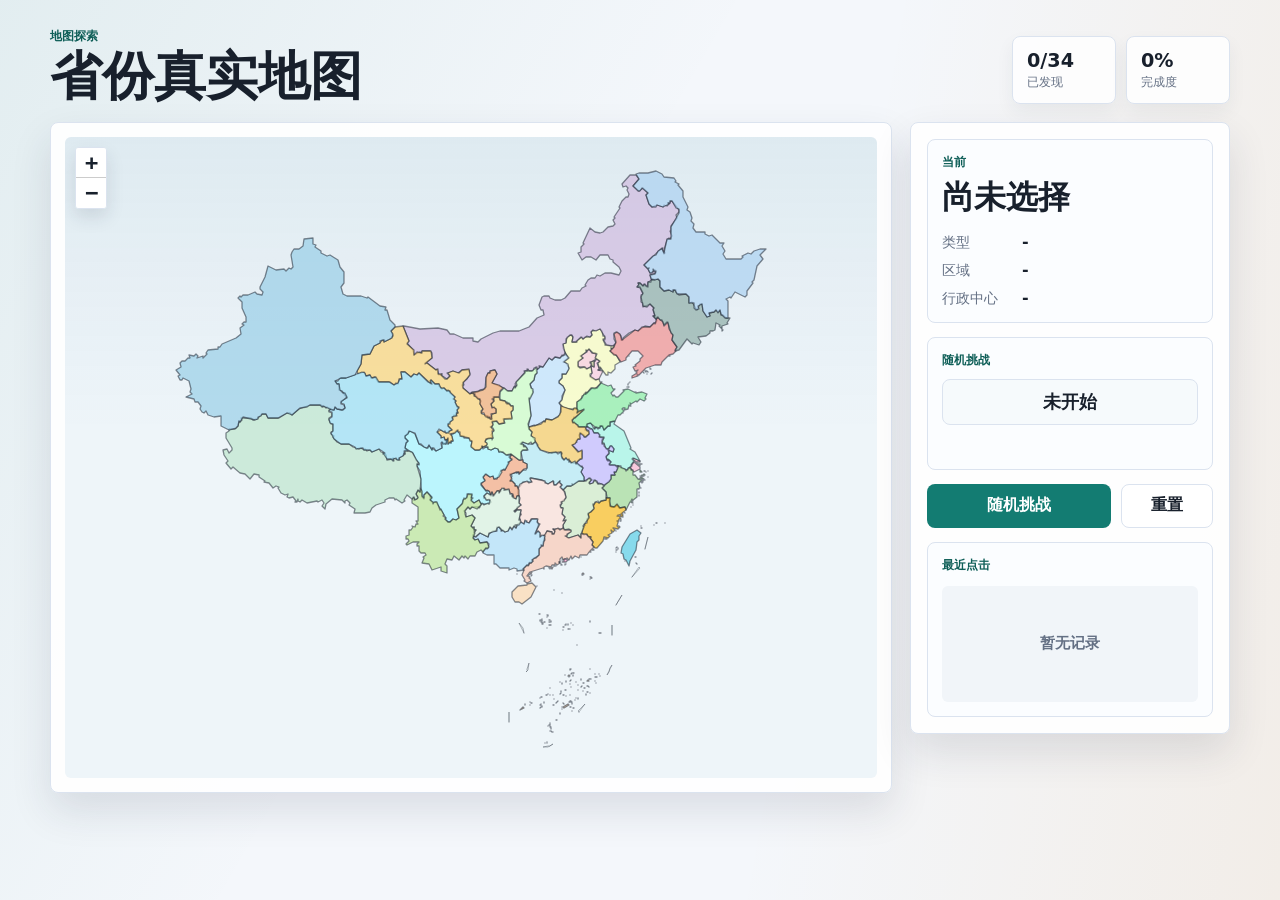
<file: index.html>
<!doctype html>
<html lang="zh-CN">
  <head>
    <meta charset="UTF-8" />
    <meta name="viewport" content="width=device-width, initial-scale=1.0" />
    <title>省份真实地图游戏</title>
    <link rel="stylesheet" href="vendor/leaflet/leaflet.css" />
    <link rel="stylesheet" href="styles.css" />
  </head>
  <body>
    <main class="app-shell">
      <header class="topbar">
        <div class="title-group">
          <p class="eyebrow">地图探索</p>
          <h1>省份真实地图</h1>
        </div>
        <div class="stats" aria-label="游戏进度">
          <div class="stat">
            <span id="foundCount">0/34</span>
            <small>已发现</small>
          </div>
          <div class="stat">
            <span id="completionRate">0%</span>
            <small>完成度</small>
          </div>
        </div>
      </header>

      <section class="game-layout">
        <section class="map-panel" aria-label="中国省级行政区块地图">
          <div id="map" class="map-wrap"></div>
        </section>

        <aside class="side-panel">
          <section class="readout" aria-live="polite">
            <p class="panel-label">当前</p>
            <h2 id="provinceName">尚未选择</h2>
            <dl class="details">
              <div>
                <dt>类型</dt>
                <dd id="provinceType">-</dd>
              </div>
              <div>
                <dt>区域</dt>
                <dd id="provinceZone">-</dd>
              </div>
              <div>
                <dt>行政中心</dt>
                <dd id="provinceCapital">-</dd>
              </div>
            </dl>
          </section>

          <section class="challenge-box">
            <p class="panel-label">随机挑战</p>
            <div id="challengeTarget" class="target">未开始</div>
            <p id="challengeFeedback" class="feedback"> </p>
          </section>

          <div class="controls">
            <button id="challengeButton" type="button">随机挑战</button>
            <button id="resetButton" type="button" class="secondary">重置</button>
          </div>

          <section class="recent-box">
            <p class="panel-label">最近点击</p>
            <ol id="recentList" class="recent-list" aria-live="polite"></ol>
          </section>
        </aside>
      </section>
    </main>

    <script src="vendor/leaflet/leaflet.js"></script>
    <script src="data/china-provinces.js"></script>
    <script src="script.js"></script>
  </body>
</html>
</file>
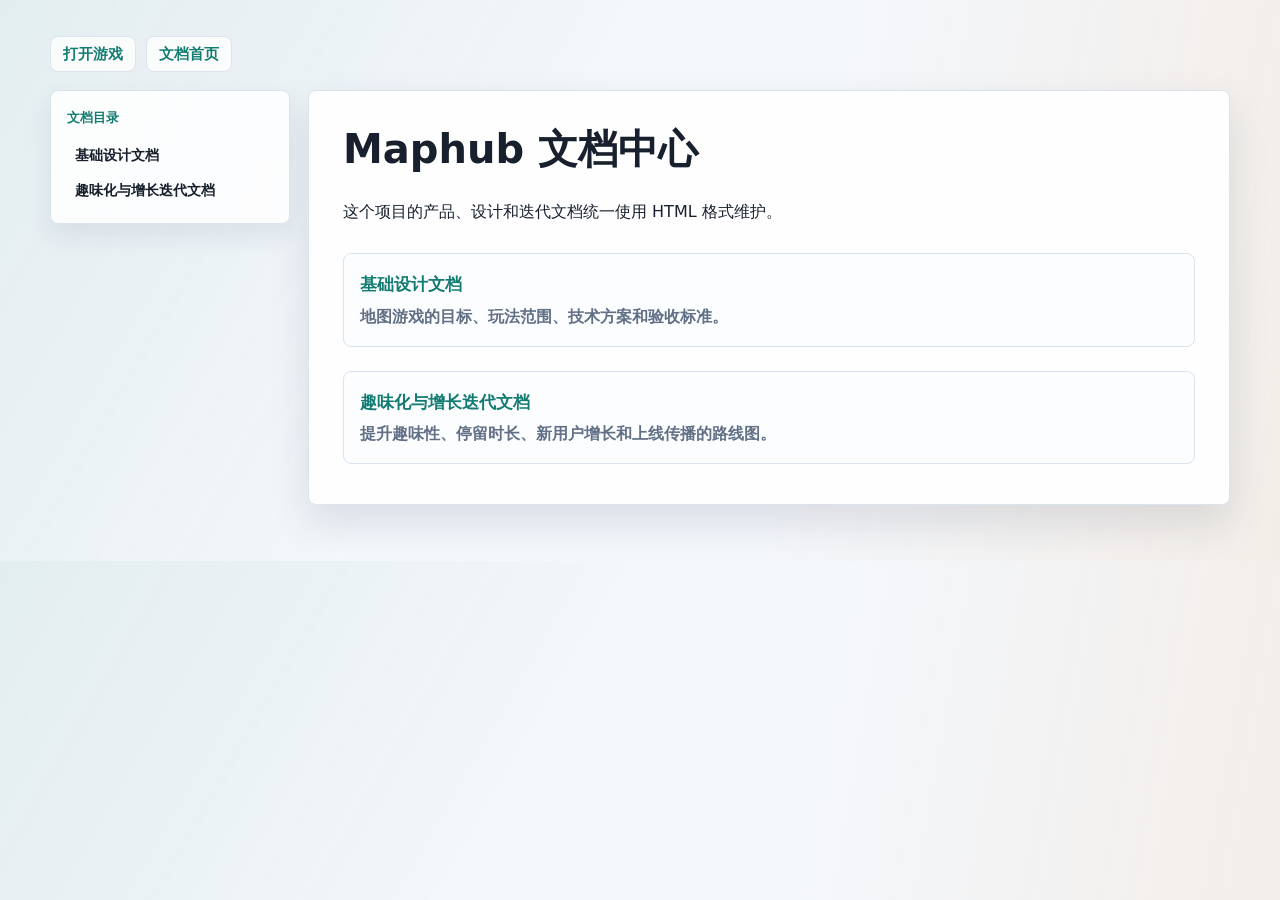
<file: docs/index.html>
<!doctype html>
<html lang="zh-CN">
  <head>
    <meta charset="UTF-8" />
    <meta name="viewport" content="width=device-width, initial-scale=1.0" />
    <title>Maphub 文档中心</title>
    <link rel="stylesheet" href="doc-style.css" />
  </head>
  <body>
    <main class="doc-shell">
      <nav class="doc-nav" aria-label="文档导航">
        <a href="../index.html">打开游戏</a>
        <a href="index.html">文档首页</a>
      </nav>
      <div class="doc-layout">
        <aside class="doc-sidebar" aria-label="文档目录">
          <p>文档目录</p>
          <ol>
            <li><a href="design.html">基础设计文档</a></li>
            <li><a href="fun-growth-iteration.html">趣味化与增长迭代文档</a></li>
          </ol>
        </aside>
        <article class="doc-card">
          <h1>Maphub 文档中心</h1>
          <p>这个项目的产品、设计和迭代文档统一使用 HTML 格式维护。</p>
          <ul class="doc-list">
            <li>
              <a href="design.html">
                <strong>基础设计文档</strong>
                <span>地图游戏的目标、玩法范围、技术方案和验收标准。</span>
              </a>
            </li>
            <li>
              <a href="fun-growth-iteration.html">
                <strong>趣味化与增长迭代文档</strong>
                <span>提升趣味性、停留时长、新用户增长和上线传播的路线图。</span>
              </a>
            </li>
          </ul>
        </article>
      </div>
    </main>
  </body>
</html>
</file>
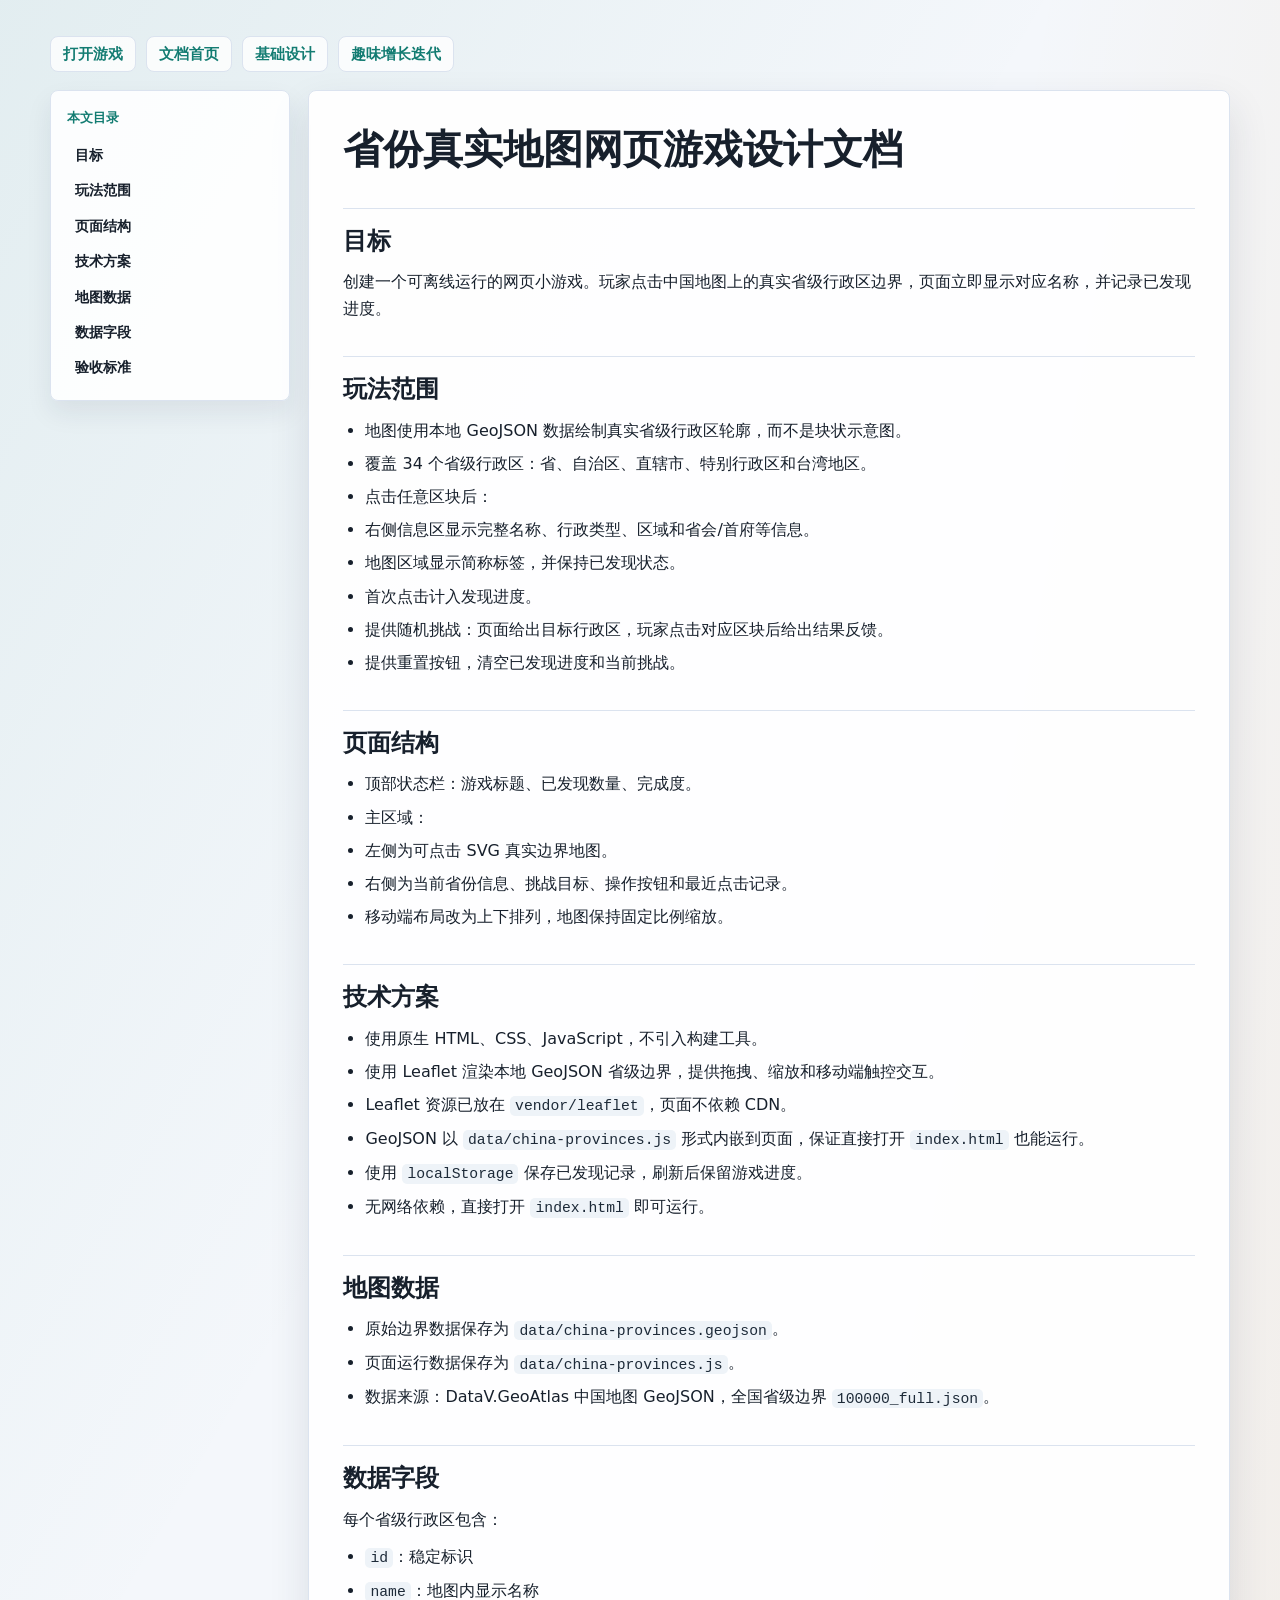
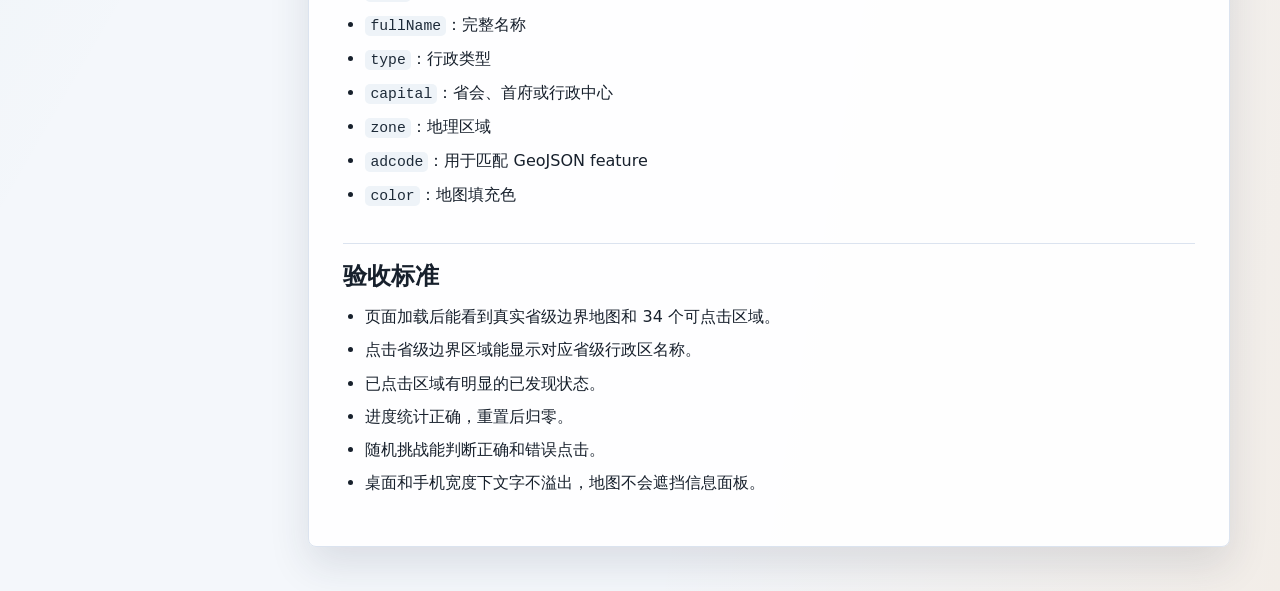
<file: docs/design.html>
<!doctype html>
<html lang="zh-CN">
  <head>
    <meta charset="UTF-8" />
    <meta name="viewport" content="width=device-width, initial-scale=1.0" />
    <title>省份真实地图网页游戏设计文档</title>
    <link rel="stylesheet" href="doc-style.css" />
  </head>
  <body>
    <main class="doc-shell">
      <nav class="doc-nav" aria-label="文档导航">
        <a href="../index.html">打开游戏</a>
        <a href="index.html">文档首页</a>
        <a href="design.html">基础设计</a>
        <a href="fun-growth-iteration.html">趣味增长迭代</a>
      </nav>
      <div class="doc-layout">
        <aside class="doc-sidebar" aria-label="本文目录">
          <p>本文目录</p>
          <ol>
          <li><a href="#section-1">目标</a></li>
          <li><a href="#section-2">玩法范围</a></li>
          <li><a href="#section-3">页面结构</a></li>
          <li><a href="#section-4">技术方案</a></li>
          <li><a href="#section-5">地图数据</a></li>
          <li><a href="#section-6">数据字段</a></li>
          <li><a href="#section-7">验收标准</a></li>
          </ol>
        </aside>
        <article class="doc-card">
        <h1>省份真实地图网页游戏设计文档</h1>
        <h2 id="section-1">目标</h2>
        <p>创建一个可离线运行的网页小游戏。玩家点击中国地图上的真实省级行政区边界，页面立即显示对应名称，并记录已发现进度。</p>
        <h2 id="section-2">玩法范围</h2>
        <ul>
        <li>地图使用本地 GeoJSON 数据绘制真实省级行政区轮廓，而不是块状示意图。</li>
        <li>覆盖 34 个省级行政区：省、自治区、直辖市、特别行政区和台湾地区。</li>
        <li>点击任意区块后：</li>
        <li>右侧信息区显示完整名称、行政类型、区域和省会/首府等信息。</li>
        <li>地图区域显示简称标签，并保持已发现状态。</li>
        <li>首次点击计入发现进度。</li>
        <li>提供随机挑战：页面给出目标行政区，玩家点击对应区块后给出结果反馈。</li>
        <li>提供重置按钮，清空已发现进度和当前挑战。</li>
        </ul>
        <h2 id="section-3">页面结构</h2>
        <ul>
        <li>顶部状态栏：游戏标题、已发现数量、完成度。</li>
        <li>主区域：</li>
        <li>左侧为可点击 SVG 真实边界地图。</li>
        <li>右侧为当前省份信息、挑战目标、操作按钮和最近点击记录。</li>
        <li>移动端布局改为上下排列，地图保持固定比例缩放。</li>
        </ul>
        <h2 id="section-4">技术方案</h2>
        <ul>
        <li>使用原生 HTML、CSS、JavaScript，不引入构建工具。</li>
        <li>使用 Leaflet 渲染本地 GeoJSON 省级边界，提供拖拽、缩放和移动端触控交互。</li>
        <li>Leaflet 资源已放在 <code>vendor/leaflet</code>，页面不依赖 CDN。</li>
        <li>GeoJSON 以 <code>data/china-provinces.js</code> 形式内嵌到页面，保证直接打开 <code>index.html</code> 也能运行。</li>
        <li>使用 <code>localStorage</code> 保存已发现记录，刷新后保留游戏进度。</li>
        <li>无网络依赖，直接打开 <code>index.html</code> 即可运行。</li>
        </ul>
        <h2 id="section-5">地图数据</h2>
        <ul>
        <li>原始边界数据保存为 <code>data/china-provinces.geojson</code>。</li>
        <li>页面运行数据保存为 <code>data/china-provinces.js</code>。</li>
        <li>数据来源：DataV.GeoAtlas 中国地图 GeoJSON，全国省级边界 <code>100000_full.json</code>。</li>
        </ul>
        <h2 id="section-6">数据字段</h2>
        <p>每个省级行政区包含：</p>
        <ul>
        <li><code>id</code>：稳定标识</li>
        <li><code>name</code>：地图内显示名称</li>
        <li><code>fullName</code>：完整名称</li>
        <li><code>type</code>：行政类型</li>
        <li><code>capital</code>：省会、首府或行政中心</li>
        <li><code>zone</code>：地理区域</li>
        <li><code>adcode</code>：用于匹配 GeoJSON feature</li>
        <li><code>color</code>：地图填充色</li>
        </ul>
        <h2 id="section-7">验收标准</h2>
        <ul>
        <li>页面加载后能看到真实省级边界地图和 34 个可点击区域。</li>
        <li>点击省级边界区域能显示对应省级行政区名称。</li>
        <li>已点击区域有明显的已发现状态。</li>
        <li>进度统计正确，重置后归零。</li>
        <li>随机挑战能判断正确和错误点击。</li>
        <li>桌面和手机宽度下文字不溢出，地图不会遮挡信息面板。</li>
        </ul>
      </article>
      </div>
    </main>
  </body>
</html>
</file>
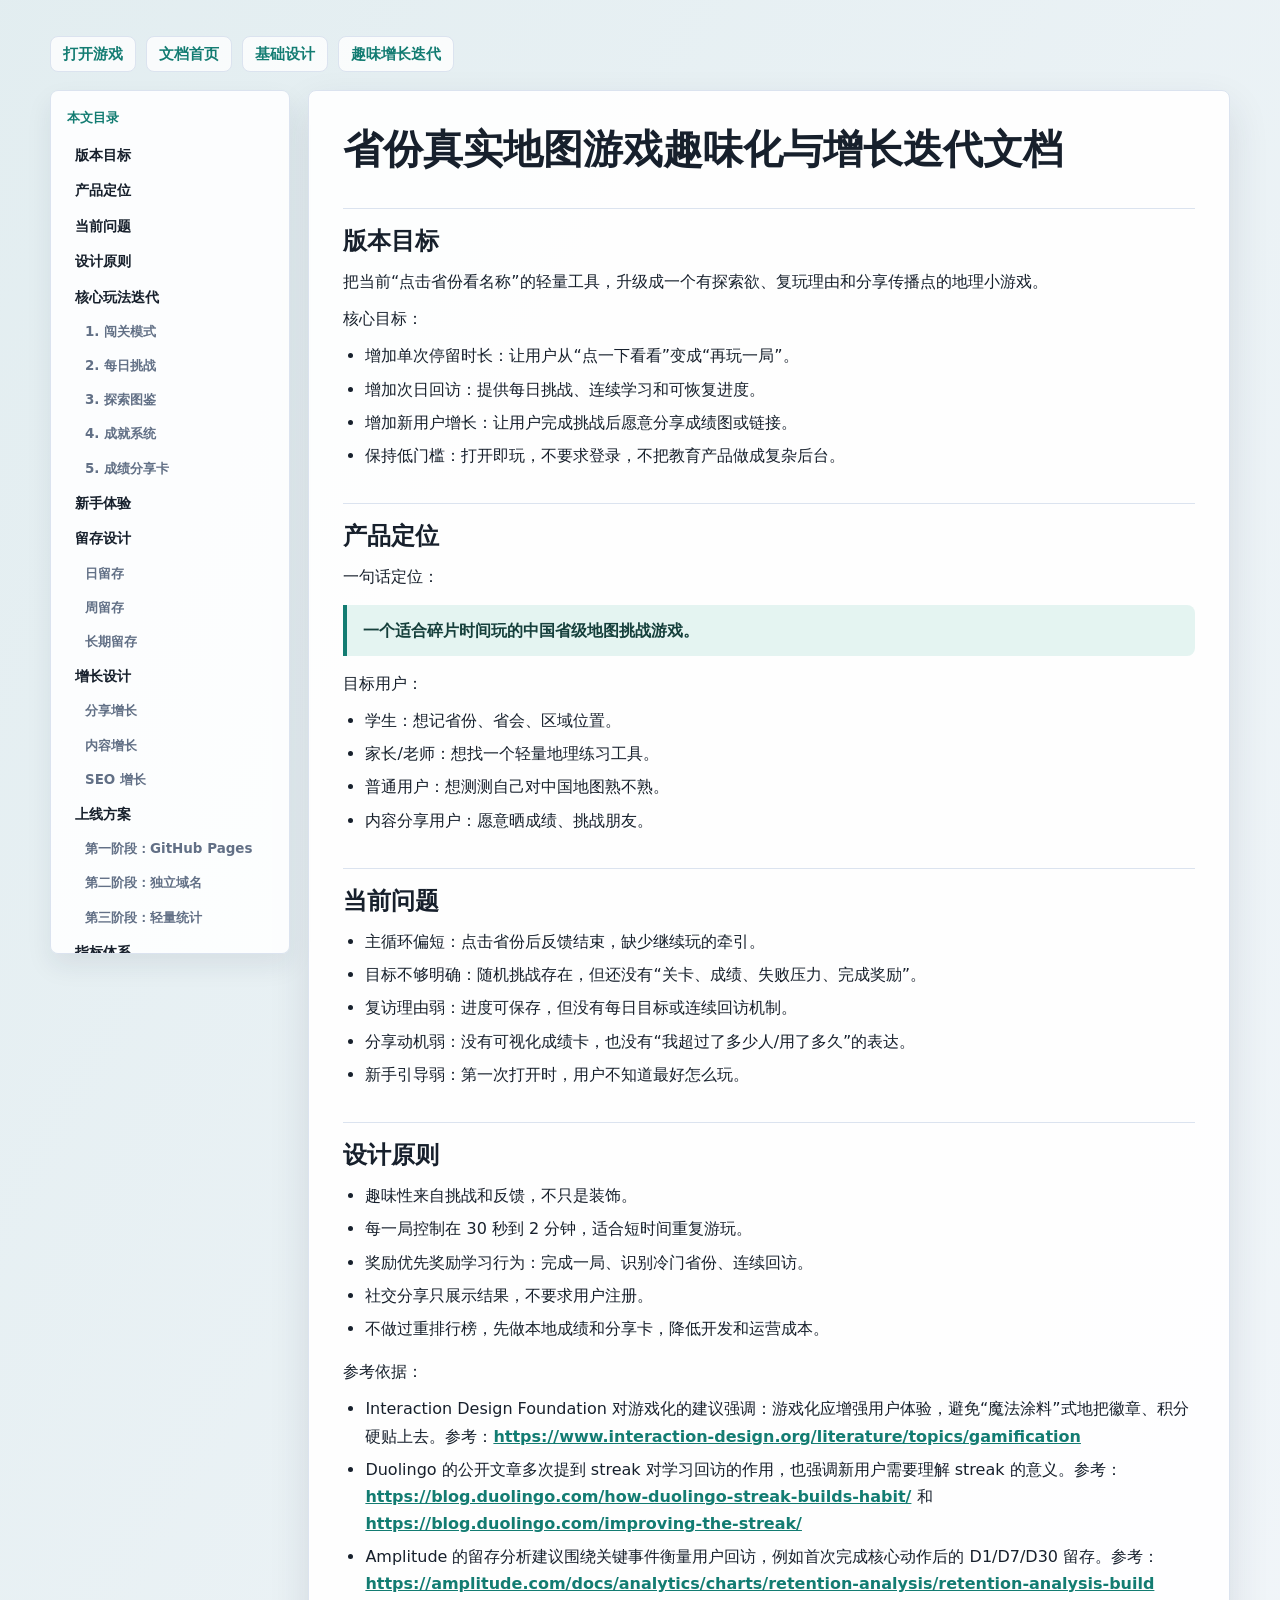
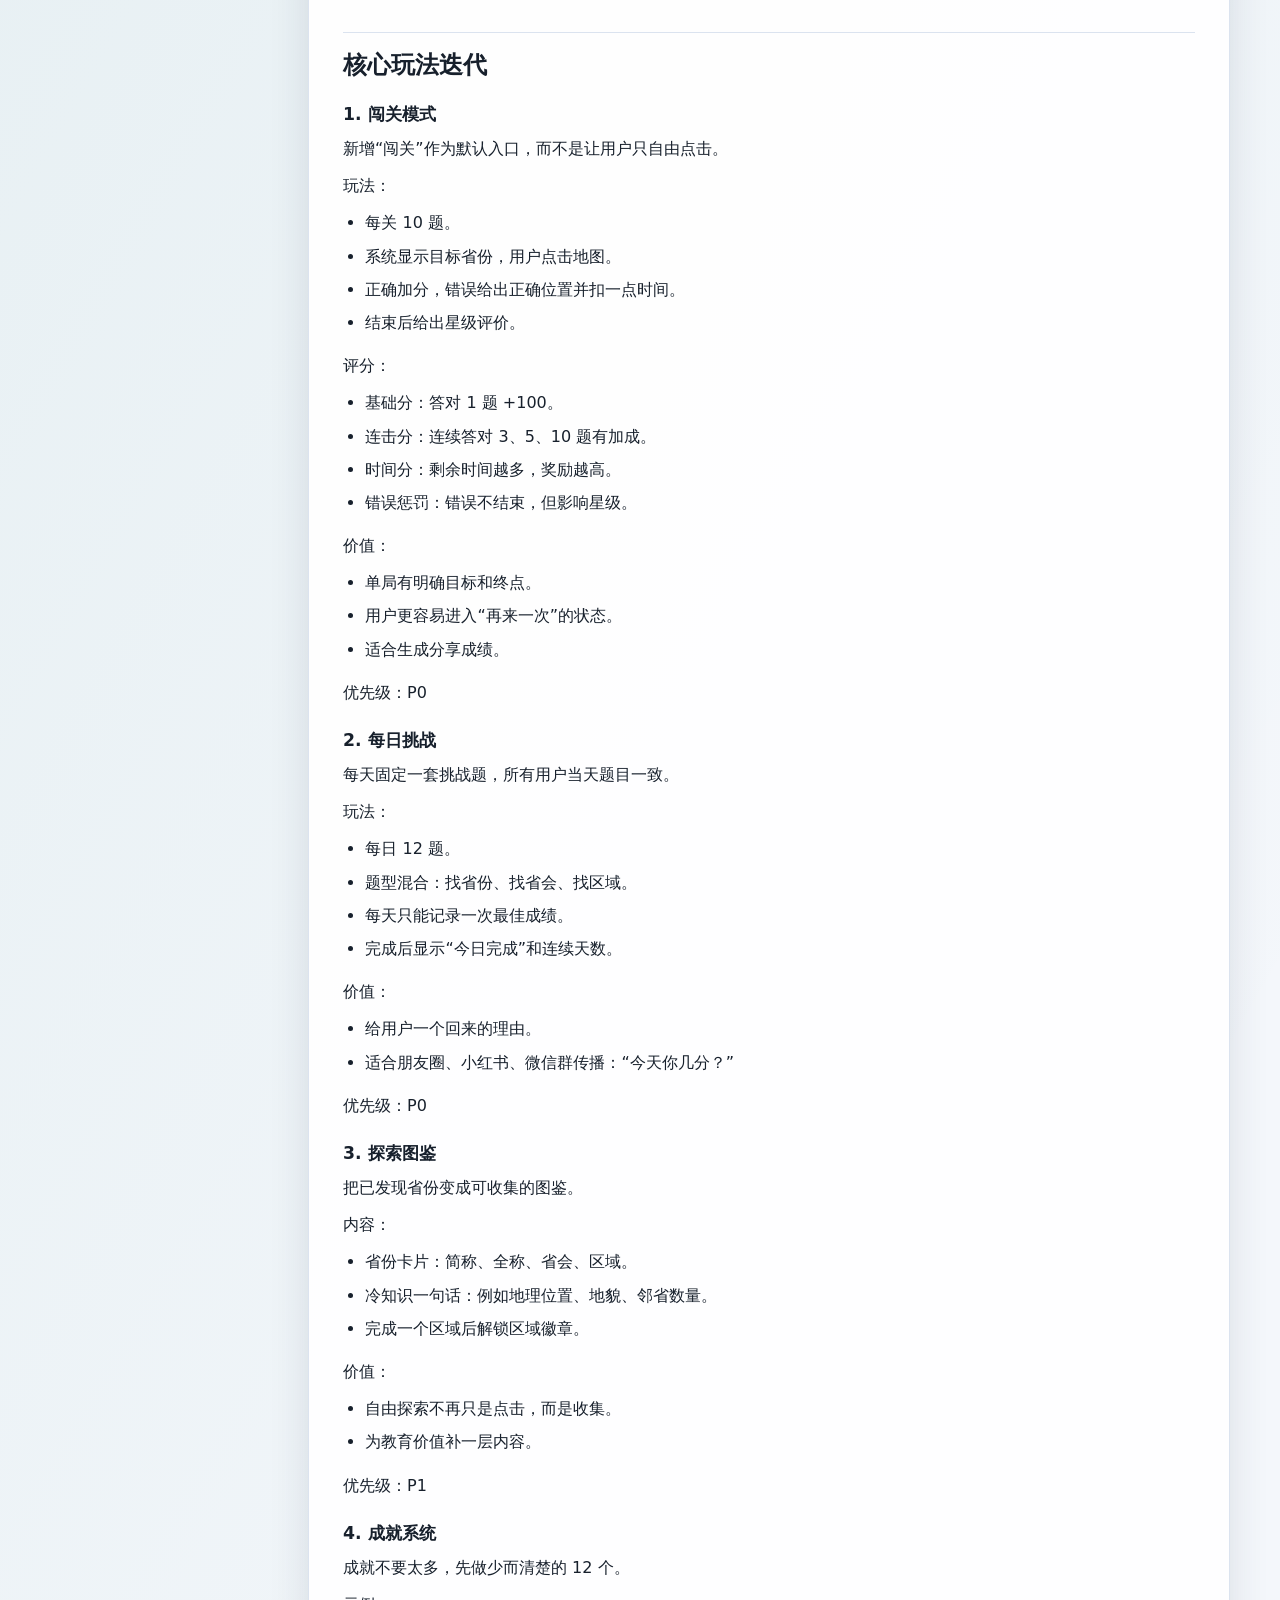
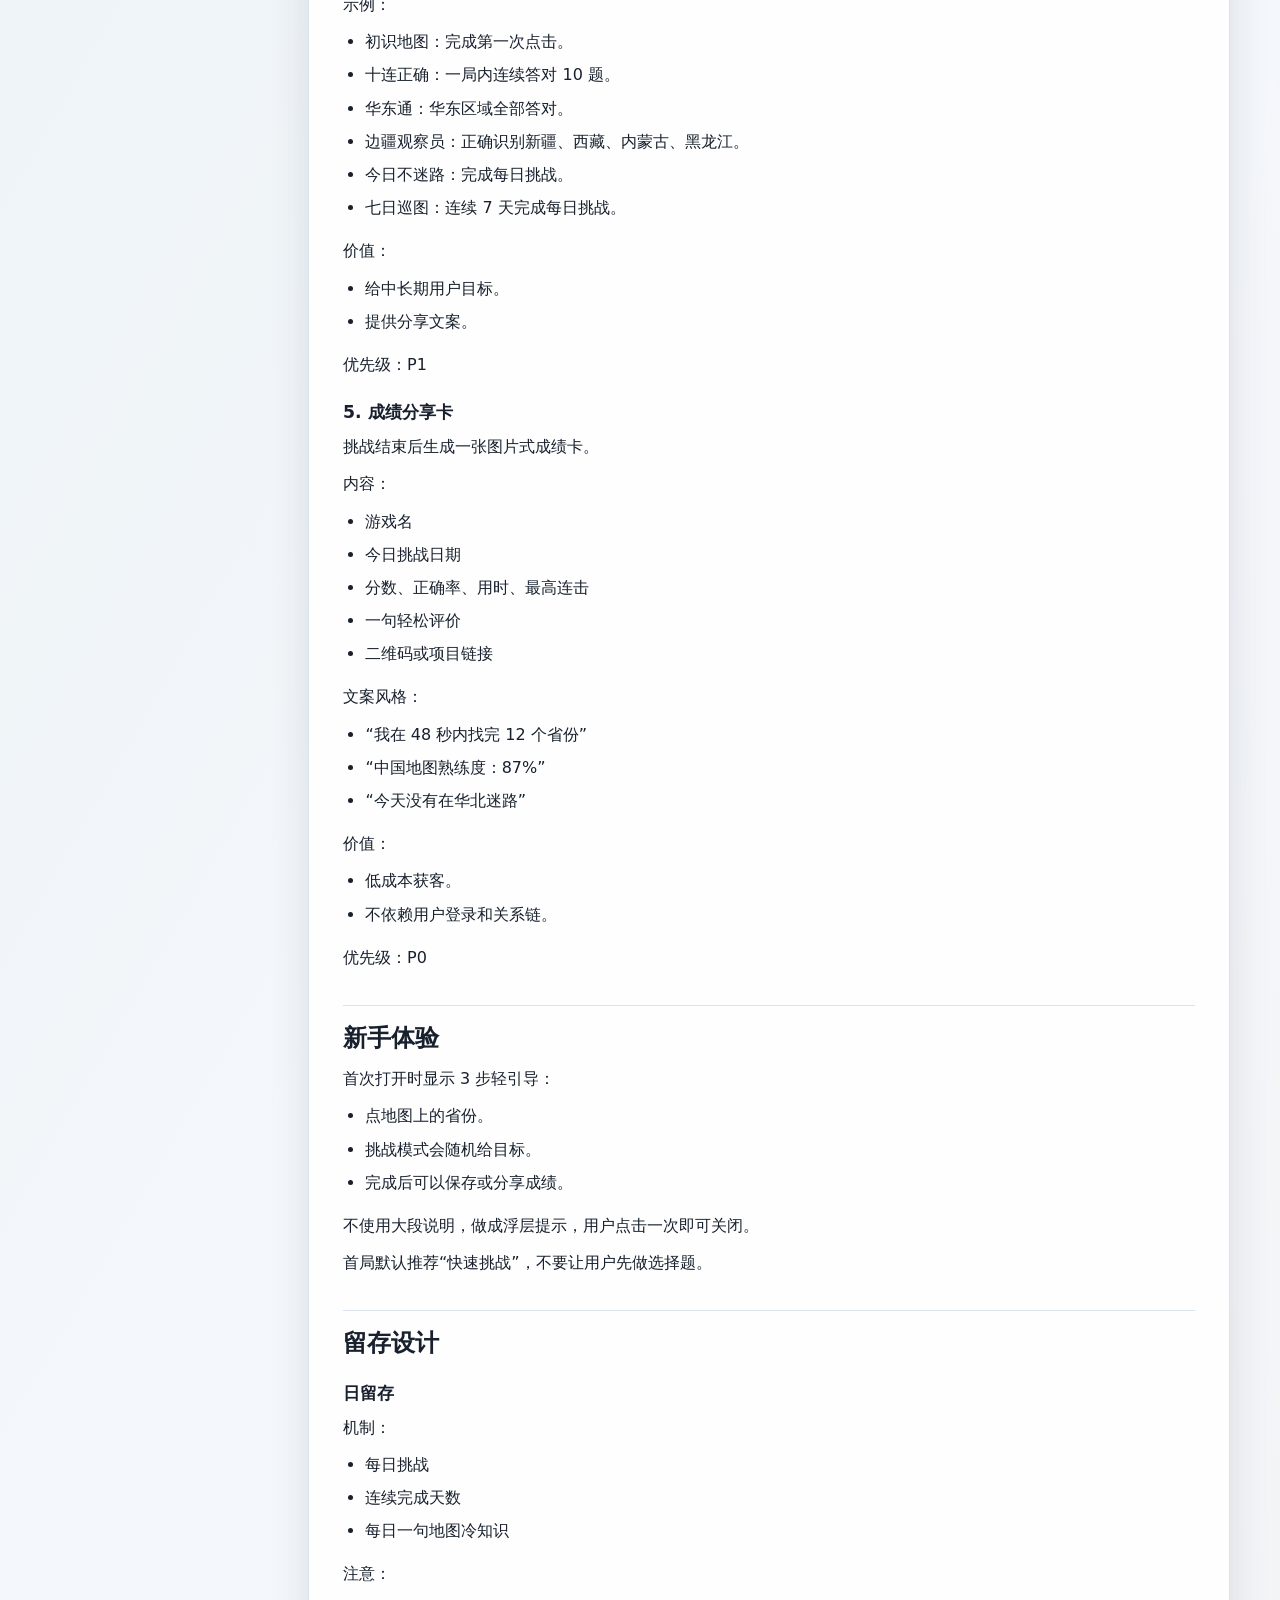
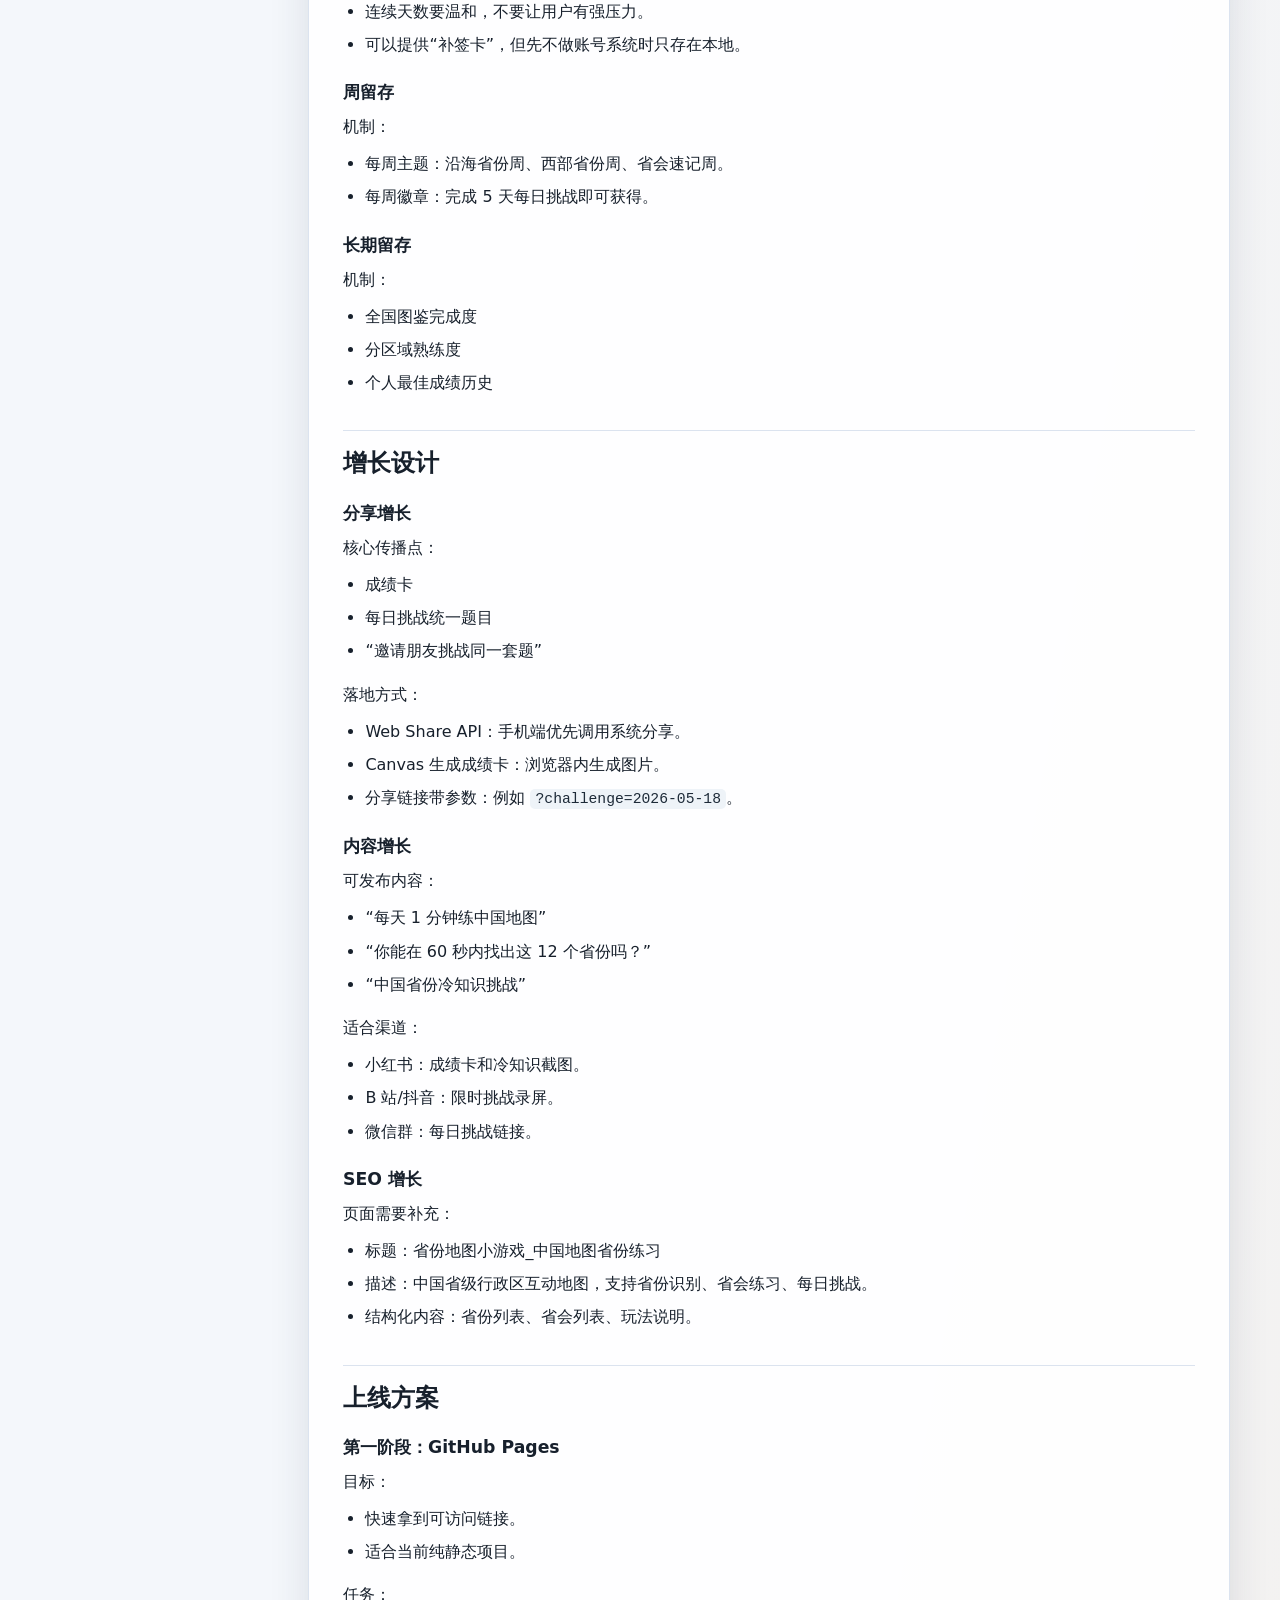
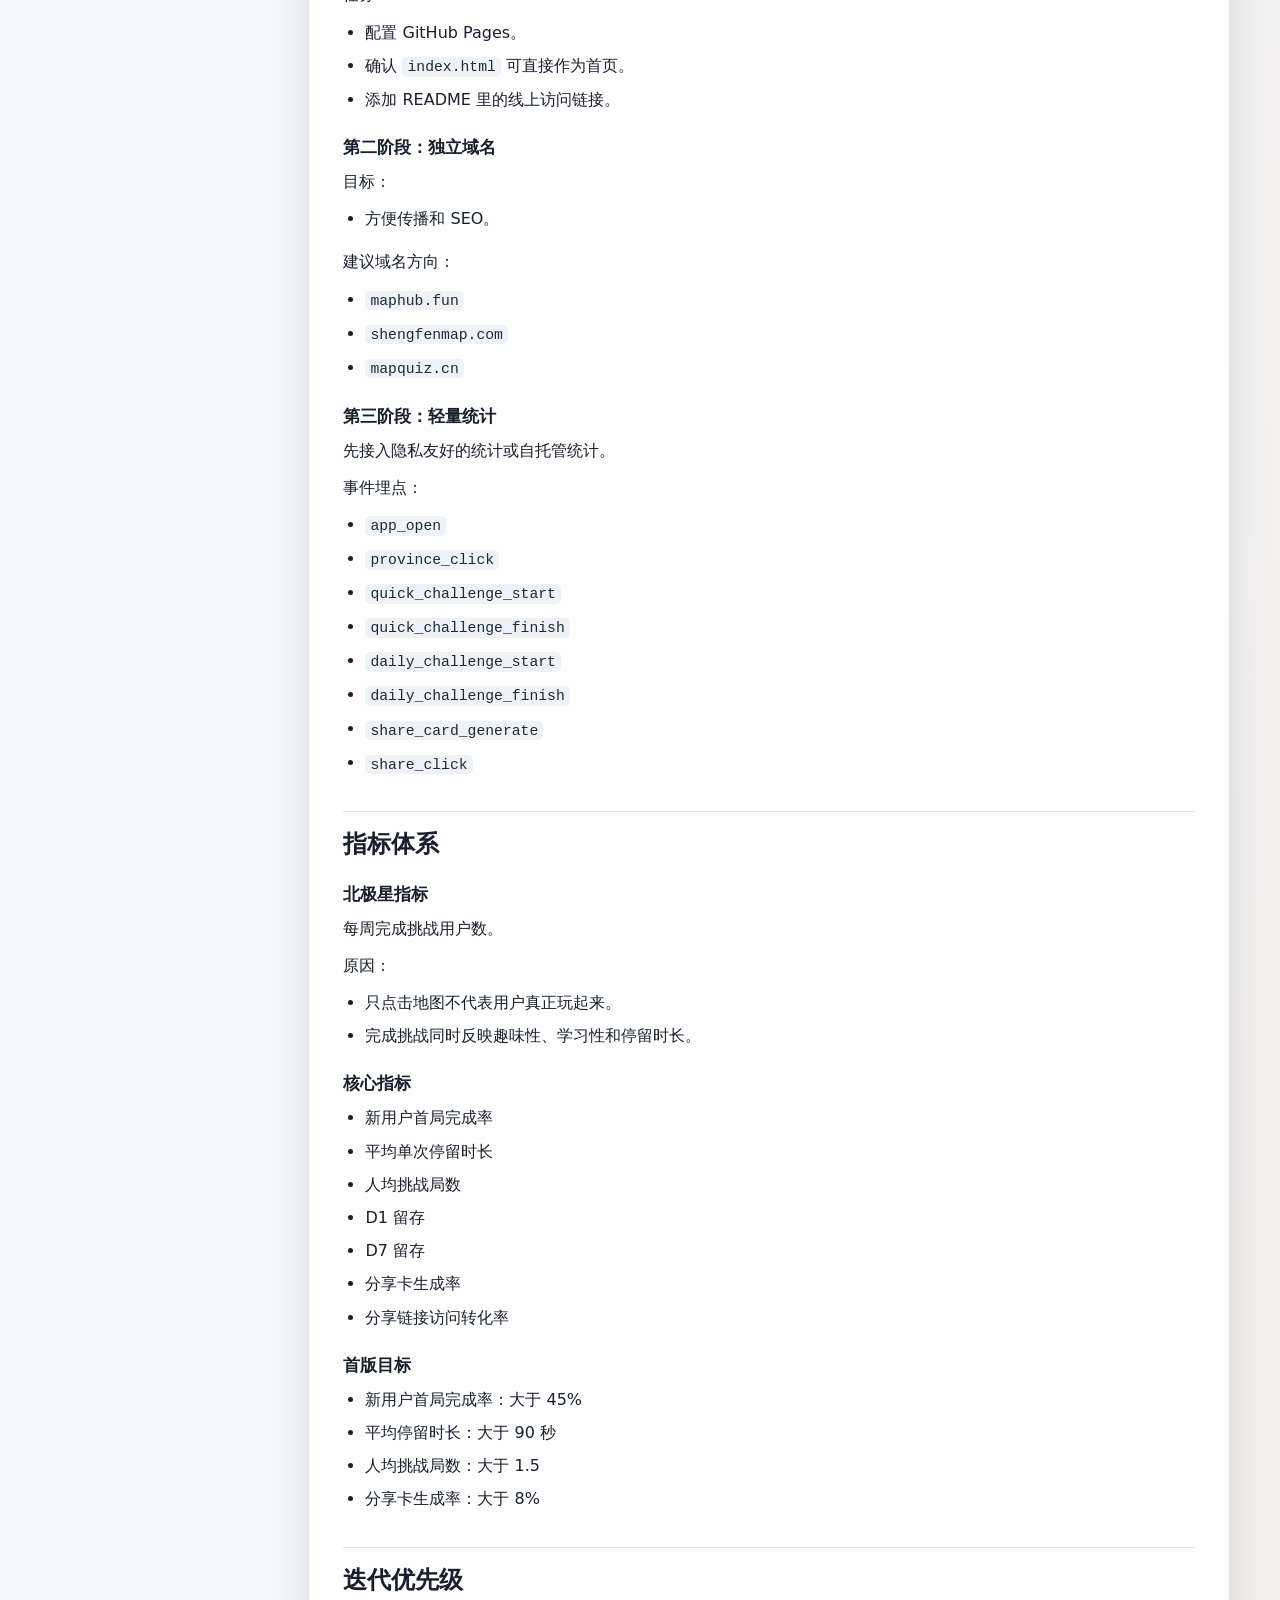
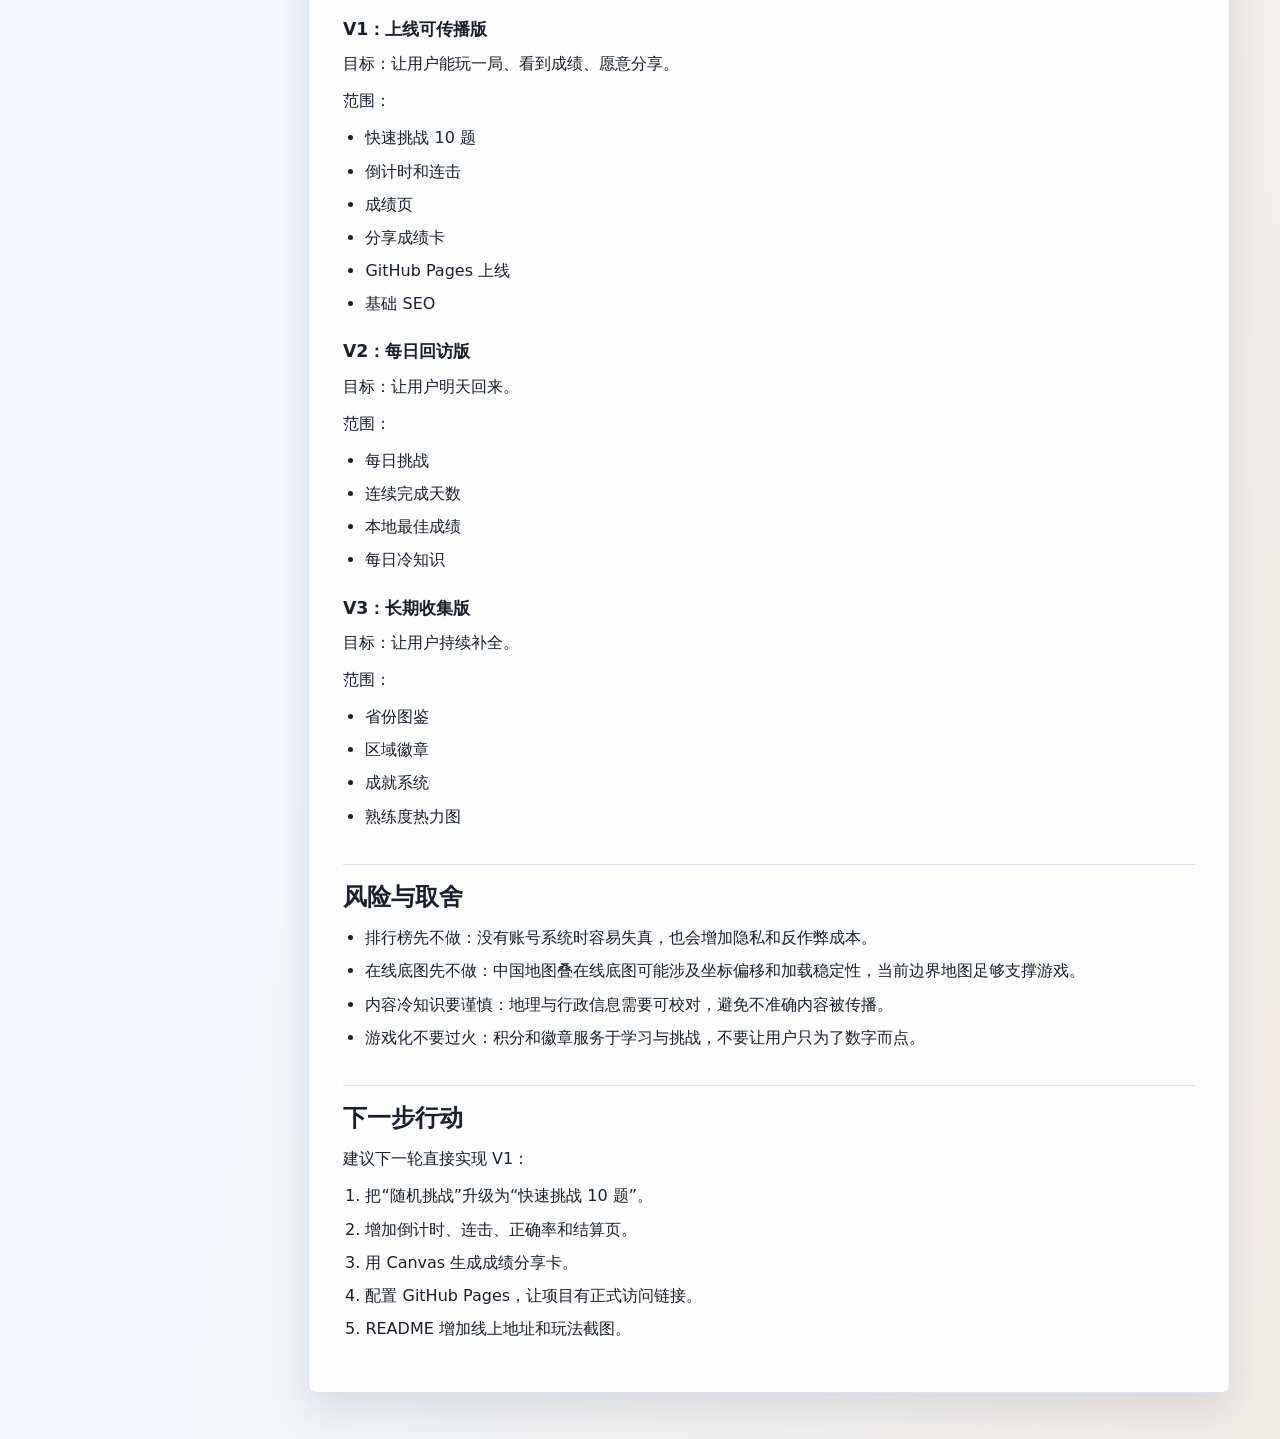
<file: docs/fun-growth-iteration.html>
<!doctype html>
<html lang="zh-CN">
  <head>
    <meta charset="UTF-8" />
    <meta name="viewport" content="width=device-width, initial-scale=1.0" />
    <title>省份真实地图游戏趣味化与增长迭代文档</title>
    <link rel="stylesheet" href="doc-style.css" />
  </head>
  <body>
    <main class="doc-shell">
      <nav class="doc-nav" aria-label="文档导航">
        <a href="../index.html">打开游戏</a>
        <a href="index.html">文档首页</a>
        <a href="design.html">基础设计</a>
        <a href="fun-growth-iteration.html">趣味增长迭代</a>
      </nav>
      <div class="doc-layout">
        <aside class="doc-sidebar" aria-label="本文目录">
          <p>本文目录</p>
          <ol>
          <li><a href="#section-1">版本目标</a></li>
          <li><a href="#section-2">产品定位</a></li>
          <li><a href="#section-3">当前问题</a></li>
          <li><a href="#section-4">设计原则</a></li>
          <li><a href="#section-5">核心玩法迭代</a></li>
          <li class="is-sub"><a href="#section-6">1. 闯关模式</a></li>
          <li class="is-sub"><a href="#section-7">2. 每日挑战</a></li>
          <li class="is-sub"><a href="#section-8">3. 探索图鉴</a></li>
          <li class="is-sub"><a href="#section-9">4. 成就系统</a></li>
          <li class="is-sub"><a href="#section-10">5. 成绩分享卡</a></li>
          <li><a href="#section-11">新手体验</a></li>
          <li><a href="#section-12">留存设计</a></li>
          <li class="is-sub"><a href="#section-13">日留存</a></li>
          <li class="is-sub"><a href="#section-14">周留存</a></li>
          <li class="is-sub"><a href="#section-15">长期留存</a></li>
          <li><a href="#section-16">增长设计</a></li>
          <li class="is-sub"><a href="#section-17">分享增长</a></li>
          <li class="is-sub"><a href="#section-18">内容增长</a></li>
          <li class="is-sub"><a href="#section-19">SEO 增长</a></li>
          <li><a href="#section-20">上线方案</a></li>
          <li class="is-sub"><a href="#section-21">第一阶段：GitHub Pages</a></li>
          <li class="is-sub"><a href="#section-22">第二阶段：独立域名</a></li>
          <li class="is-sub"><a href="#section-23">第三阶段：轻量统计</a></li>
          <li><a href="#section-24">指标体系</a></li>
          <li class="is-sub"><a href="#section-25">北极星指标</a></li>
          <li class="is-sub"><a href="#section-26">核心指标</a></li>
          <li class="is-sub"><a href="#section-27">首版目标</a></li>
          <li><a href="#section-28">迭代优先级</a></li>
          <li class="is-sub"><a href="#section-29">V1：上线可传播版</a></li>
          <li class="is-sub"><a href="#section-30">V2：每日回访版</a></li>
          <li class="is-sub"><a href="#section-31">V3：长期收集版</a></li>
          <li><a href="#section-32">风险与取舍</a></li>
          <li><a href="#section-33">下一步行动</a></li>
          </ol>
        </aside>
        <article class="doc-card">
        <h1>省份真实地图游戏趣味化与增长迭代文档</h1>
        <h2 id="section-1">版本目标</h2>
        <p>把当前“点击省份看名称”的轻量工具，升级成一个有探索欲、复玩理由和分享传播点的地理小游戏。</p>
        <p>核心目标：</p>
        <ul>
        <li>增加单次停留时长：让用户从“点一下看看”变成“再玩一局”。</li>
        <li>增加次日回访：提供每日挑战、连续学习和可恢复进度。</li>
        <li>增加新用户增长：让用户完成挑战后愿意分享成绩图或链接。</li>
        <li>保持低门槛：打开即玩，不要求登录，不把教育产品做成复杂后台。</li>
        </ul>
        <h2 id="section-2">产品定位</h2>
        <p>一句话定位：</p>
        <blockquote>一个适合碎片时间玩的中国省级地图挑战游戏。</blockquote>
        <p>目标用户：</p>
        <ul>
        <li>学生：想记省份、省会、区域位置。</li>
        <li>家长/老师：想找一个轻量地理练习工具。</li>
        <li>普通用户：想测测自己对中国地图熟不熟。</li>
        <li>内容分享用户：愿意晒成绩、挑战朋友。</li>
        </ul>
        <h2 id="section-3">当前问题</h2>
        <ul>
        <li>主循环偏短：点击省份后反馈结束，缺少继续玩的牵引。</li>
        <li>目标不够明确：随机挑战存在，但还没有“关卡、成绩、失败压力、完成奖励”。</li>
        <li>复访理由弱：进度可保存，但没有每日目标或连续回访机制。</li>
        <li>分享动机弱：没有可视化成绩卡，也没有“我超过了多少人/用了多久”的表达。</li>
        <li>新手引导弱：第一次打开时，用户不知道最好怎么玩。</li>
        </ul>
        <h2 id="section-4">设计原则</h2>
        <ul>
        <li>趣味性来自挑战和反馈，不只是装饰。</li>
        <li>每一局控制在 30 秒到 2 分钟，适合短时间重复游玩。</li>
        <li>奖励优先奖励学习行为：完成一局、识别冷门省份、连续回访。</li>
        <li>社交分享只展示结果，不要求用户注册。</li>
        <li>不做过重排行榜，先做本地成绩和分享卡，降低开发和运营成本。</li>
        </ul>
        <p>参考依据：</p>
        <ul>
        <li>Interaction Design Foundation 对游戏化的建议强调：游戏化应增强用户体验，避免“魔法涂料”式地把徽章、积分硬贴上去。参考：<a href="https://www.interaction-design.org/literature/topics/gamification">https://www.interaction-design.org/literature/topics/gamification</a></li>
        <li>Duolingo 的公开文章多次提到 streak 对学习回访的作用，也强调新用户需要理解 streak 的意义。参考：<a href="https://blog.duolingo.com/how-duolingo-streak-builds-habit/">https://blog.duolingo.com/how-duolingo-streak-builds-habit/</a> 和 <a href="https://blog.duolingo.com/improving-the-streak/">https://blog.duolingo.com/improving-the-streak/</a></li>
        <li>Amplitude 的留存分析建议围绕关键事件衡量用户回访，例如首次完成核心动作后的 D1/D7/D30 留存。参考：<a href="https://amplitude.com/docs/analytics/charts/retention-analysis/retention-analysis-build">https://amplitude.com/docs/analytics/charts/retention-analysis/retention-analysis-build</a></li>
        </ul>
        <h2 id="section-5">核心玩法迭代</h2>
        <h3 id="section-6">1. 闯关模式</h3>
        <p>新增“闯关”作为默认入口，而不是让用户只自由点击。</p>
        <p>玩法：</p>
        <ul>
        <li>每关 10 题。</li>
        <li>系统显示目标省份，用户点击地图。</li>
        <li>正确加分，错误给出正确位置并扣一点时间。</li>
        <li>结束后给出星级评价。</li>
        </ul>
        <p>评分：</p>
        <ul>
        <li>基础分：答对 1 题 +100。</li>
        <li>连击分：连续答对 3、5、10 题有加成。</li>
        <li>时间分：剩余时间越多，奖励越高。</li>
        <li>错误惩罚：错误不结束，但影响星级。</li>
        </ul>
        <p>价值：</p>
        <ul>
        <li>单局有明确目标和终点。</li>
        <li>用户更容易进入“再来一次”的状态。</li>
        <li>适合生成分享成绩。</li>
        </ul>
        <p>优先级：P0</p>
        <h3 id="section-7">2. 每日挑战</h3>
        <p>每天固定一套挑战题，所有用户当天题目一致。</p>
        <p>玩法：</p>
        <ul>
        <li>每日 12 题。</li>
        <li>题型混合：找省份、找省会、找区域。</li>
        <li>每天只能记录一次最佳成绩。</li>
        <li>完成后显示“今日完成”和连续天数。</li>
        </ul>
        <p>价值：</p>
        <ul>
        <li>给用户一个回来的理由。</li>
        <li>适合朋友圈、小红书、微信群传播：“今天你几分？”</li>
        </ul>
        <p>优先级：P0</p>
        <h3 id="section-8">3. 探索图鉴</h3>
        <p>把已发现省份变成可收集的图鉴。</p>
        <p>内容：</p>
        <ul>
        <li>省份卡片：简称、全称、省会、区域。</li>
        <li>冷知识一句话：例如地理位置、地貌、邻省数量。</li>
        <li>完成一个区域后解锁区域徽章。</li>
        </ul>
        <p>价值：</p>
        <ul>
        <li>自由探索不再只是点击，而是收集。</li>
        <li>为教育价值补一层内容。</li>
        </ul>
        <p>优先级：P1</p>
        <h3 id="section-9">4. 成就系统</h3>
        <p>成就不要太多，先做少而清楚的 12 个。</p>
        <p>示例：</p>
        <ul>
        <li>初识地图：完成第一次点击。</li>
        <li>十连正确：一局内连续答对 10 题。</li>
        <li>华东通：华东区域全部答对。</li>
        <li>边疆观察员：正确识别新疆、西藏、内蒙古、黑龙江。</li>
        <li>今日不迷路：完成每日挑战。</li>
        <li>七日巡图：连续 7 天完成每日挑战。</li>
        </ul>
        <p>价值：</p>
        <ul>
        <li>给中长期用户目标。</li>
        <li>提供分享文案。</li>
        </ul>
        <p>优先级：P1</p>
        <h3 id="section-10">5. 成绩分享卡</h3>
        <p>挑战结束后生成一张图片式成绩卡。</p>
        <p>内容：</p>
        <ul>
        <li>游戏名</li>
        <li>今日挑战日期</li>
        <li>分数、正确率、用时、最高连击</li>
        <li>一句轻松评价</li>
        <li>二维码或项目链接</li>
        </ul>
        <p>文案风格：</p>
        <ul>
        <li>“我在 48 秒内找完 12 个省份”</li>
        <li>“中国地图熟练度：87%”</li>
        <li>“今天没有在华北迷路”</li>
        </ul>
        <p>价值：</p>
        <ul>
        <li>低成本获客。</li>
        <li>不依赖用户登录和关系链。</li>
        </ul>
        <p>优先级：P0</p>
        <h2 id="section-11">新手体验</h2>
        <p>首次打开时显示 3 步轻引导：</p>
        <ul>
        <li>点地图上的省份。</li>
        <li>挑战模式会随机给目标。</li>
        <li>完成后可以保存或分享成绩。</li>
        </ul>
        <p>不使用大段说明，做成浮层提示，用户点击一次即可关闭。</p>
        <p>首局默认推荐“快速挑战”，不要让用户先做选择题。</p>
        <h2 id="section-12">留存设计</h2>
        <h3 id="section-13">日留存</h3>
        <p>机制：</p>
        <ul>
        <li>每日挑战</li>
        <li>连续完成天数</li>
        <li>每日一句地图冷知识</li>
        </ul>
        <p>注意：</p>
        <ul>
        <li>连续天数要温和，不要让用户有强压力。</li>
        <li>可以提供“补签卡”，但先不做账号系统时只存在本地。</li>
        </ul>
        <h3 id="section-14">周留存</h3>
        <p>机制：</p>
        <ul>
        <li>每周主题：沿海省份周、西部省份周、省会速记周。</li>
        <li>每周徽章：完成 5 天每日挑战即可获得。</li>
        </ul>
        <h3 id="section-15">长期留存</h3>
        <p>机制：</p>
        <ul>
        <li>全国图鉴完成度</li>
        <li>分区域熟练度</li>
        <li>个人最佳成绩历史</li>
        </ul>
        <h2 id="section-16">增长设计</h2>
        <h3 id="section-17">分享增长</h3>
        <p>核心传播点：</p>
        <ul>
        <li>成绩卡</li>
        <li>每日挑战统一题目</li>
        <li>“邀请朋友挑战同一套题”</li>
        </ul>
        <p>落地方式：</p>
        <ul>
        <li>Web Share API：手机端优先调用系统分享。</li>
        <li>Canvas 生成成绩卡：浏览器内生成图片。</li>
        <li>分享链接带参数：例如 <code>?challenge=2026-05-18</code>。</li>
        </ul>
        <h3 id="section-18">内容增长</h3>
        <p>可发布内容：</p>
        <ul>
        <li>“每天 1 分钟练中国地图”</li>
        <li>“你能在 60 秒内找出这 12 个省份吗？”</li>
        <li>“中国省份冷知识挑战”</li>
        </ul>
        <p>适合渠道：</p>
        <ul>
        <li>小红书：成绩卡和冷知识截图。</li>
        <li>B 站/抖音：限时挑战录屏。</li>
        <li>微信群：每日挑战链接。</li>
        </ul>
        <h3 id="section-19">SEO 增长</h3>
        <p>页面需要补充：</p>
        <ul>
        <li>标题：省份地图小游戏_中国地图省份练习</li>
        <li>描述：中国省级行政区互动地图，支持省份识别、省会练习、每日挑战。</li>
        <li>结构化内容：省份列表、省会列表、玩法说明。</li>
        </ul>
        <h2 id="section-20">上线方案</h2>
        <h3 id="section-21">第一阶段：GitHub Pages</h3>
        <p>目标：</p>
        <ul>
        <li>快速拿到可访问链接。</li>
        <li>适合当前纯静态项目。</li>
        </ul>
        <p>任务：</p>
        <ul>
        <li>配置 GitHub Pages。</li>
        <li>确认 <code>index.html</code> 可直接作为首页。</li>
        <li>添加 README 里的线上访问链接。</li>
        </ul>
        <h3 id="section-22">第二阶段：独立域名</h3>
        <p>目标：</p>
        <ul>
        <li>方便传播和 SEO。</li>
        </ul>
        <p>建议域名方向：</p>
        <ul>
        <li><code>maphub.fun</code></li>
        <li><code>shengfenmap.com</code></li>
        <li><code>mapquiz.cn</code></li>
        </ul>
        <h3 id="section-23">第三阶段：轻量统计</h3>
        <p>先接入隐私友好的统计或自托管统计。</p>
        <p>事件埋点：</p>
        <ul>
        <li><code>app_open</code></li>
        <li><code>province_click</code></li>
        <li><code>quick_challenge_start</code></li>
        <li><code>quick_challenge_finish</code></li>
        <li><code>daily_challenge_start</code></li>
        <li><code>daily_challenge_finish</code></li>
        <li><code>share_card_generate</code></li>
        <li><code>share_click</code></li>
        </ul>
        <h2 id="section-24">指标体系</h2>
        <h3 id="section-25">北极星指标</h3>
        <p>每周完成挑战用户数。</p>
        <p>原因：</p>
        <ul>
        <li>只点击地图不代表用户真正玩起来。</li>
        <li>完成挑战同时反映趣味性、学习性和停留时长。</li>
        </ul>
        <h3 id="section-26">核心指标</h3>
        <ul>
        <li>新用户首局完成率</li>
        <li>平均单次停留时长</li>
        <li>人均挑战局数</li>
        <li>D1 留存</li>
        <li>D7 留存</li>
        <li>分享卡生成率</li>
        <li>分享链接访问转化率</li>
        </ul>
        <h3 id="section-27">首版目标</h3>
        <ul>
        <li>新用户首局完成率：大于 45%</li>
        <li>平均停留时长：大于 90 秒</li>
        <li>人均挑战局数：大于 1.5</li>
        <li>分享卡生成率：大于 8%</li>
        </ul>
        <h2 id="section-28">迭代优先级</h2>
        <h3 id="section-29">V1：上线可传播版</h3>
        <p>目标：让用户能玩一局、看到成绩、愿意分享。</p>
        <p>范围：</p>
        <ul>
        <li>快速挑战 10 题</li>
        <li>倒计时和连击</li>
        <li>成绩页</li>
        <li>分享成绩卡</li>
        <li>GitHub Pages 上线</li>
        <li>基础 SEO</li>
        </ul>
        <h3 id="section-30">V2：每日回访版</h3>
        <p>目标：让用户明天回来。</p>
        <p>范围：</p>
        <ul>
        <li>每日挑战</li>
        <li>连续完成天数</li>
        <li>本地最佳成绩</li>
        <li>每日冷知识</li>
        </ul>
        <h3 id="section-31">V3：长期收集版</h3>
        <p>目标：让用户持续补全。</p>
        <p>范围：</p>
        <ul>
        <li>省份图鉴</li>
        <li>区域徽章</li>
        <li>成就系统</li>
        <li>熟练度热力图</li>
        </ul>
        <h2 id="section-32">风险与取舍</h2>
        <ul>
        <li>排行榜先不做：没有账号系统时容易失真，也会增加隐私和反作弊成本。</li>
        <li>在线底图先不做：中国地图叠在线底图可能涉及坐标偏移和加载稳定性，当前边界地图足够支撑游戏。</li>
        <li>内容冷知识要谨慎：地理与行政信息需要可校对，避免不准确内容被传播。</li>
        <li>游戏化不要过火：积分和徽章服务于学习与挑战，不要让用户只为了数字而点。</li>
        </ul>
        <h2 id="section-33">下一步行动</h2>
        <p>建议下一轮直接实现 V1：</p>
        <ol>
        <li>把“随机挑战”升级为“快速挑战 10 题”。</li>
        <li>增加倒计时、连击、正确率和结算页。</li>
        <li>用 Canvas 生成成绩分享卡。</li>
        <li>配置 GitHub Pages，让项目有正式访问链接。</li>
        <li>README 增加线上地址和玩法截图。</li>
        </ol>
      </article>
      </div>
    </main>
  </body>
</html>
</file>
<file: vendor/leaflet/leaflet.css>
/* required styles */

.leaflet-pane,
.leaflet-tile,
.leaflet-marker-icon,
.leaflet-marker-shadow,
.leaflet-tile-container,
.leaflet-pane > svg,
.leaflet-pane > canvas,
.leaflet-zoom-box,
.leaflet-image-layer,
.leaflet-layer {
	position: absolute;
	left: 0;
	top: 0;
	}
.leaflet-container {
	overflow: hidden;
	}
.leaflet-tile,
.leaflet-marker-icon,
.leaflet-marker-shadow {
	-webkit-user-select: none;
	   -moz-user-select: none;
	        user-select: none;
	  -webkit-user-drag: none;
	}
/* Prevents IE11 from highlighting tiles in blue */
.leaflet-tile::selection {
	background: transparent;
}
/* Safari renders non-retina tile on retina better with this, but Chrome is worse */
.leaflet-safari .leaflet-tile {
	image-rendering: -webkit-optimize-contrast;
	}
/* hack that prevents hw layers "stretching" when loading new tiles */
.leaflet-safari .leaflet-tile-container {
	width: 1600px;
	height: 1600px;
	-webkit-transform-origin: 0 0;
	}
.leaflet-marker-icon,
.leaflet-marker-shadow {
	display: block;
	}
/* .leaflet-container svg: reset svg max-width decleration shipped in Joomla! (joomla.org) 3.x */
/* .leaflet-container img: map is broken in FF if you have max-width: 100% on tiles */
.leaflet-container .leaflet-overlay-pane svg {
	max-width: none !important;
	max-height: none !important;
	}
.leaflet-container .leaflet-marker-pane img,
.leaflet-container .leaflet-shadow-pane img,
.leaflet-container .leaflet-tile-pane img,
.leaflet-container img.leaflet-image-layer,
.leaflet-container .leaflet-tile {
	max-width: none !important;
	max-height: none !important;
	width: auto;
	padding: 0;
	}

.leaflet-container img.leaflet-tile {
	/* See: https://bugs.chromium.org/p/chromium/issues/detail?id=600120 */
	mix-blend-mode: plus-lighter;
}

.leaflet-container.leaflet-touch-zoom {
	-ms-touch-action: pan-x pan-y;
	touch-action: pan-x pan-y;
	}
.leaflet-container.leaflet-touch-drag {
	-ms-touch-action: pinch-zoom;
	/* Fallback for FF which doesn't support pinch-zoom */
	touch-action: none;
	touch-action: pinch-zoom;
}
.leaflet-container.leaflet-touch-drag.leaflet-touch-zoom {
	-ms-touch-action: none;
	touch-action: none;
}
.leaflet-container {
	-webkit-tap-highlight-color: transparent;
}
.leaflet-container a {
	-webkit-tap-highlight-color: rgba(51, 181, 229, 0.4);
}
.leaflet-tile {
	filter: inherit;
	visibility: hidden;
	}
.leaflet-tile-loaded {
	visibility: inherit;
	}
.leaflet-zoom-box {
	width: 0;
	height: 0;
	-moz-box-sizing: border-box;
	     box-sizing: border-box;
	z-index: 800;
	}
/* workaround for https://bugzilla.mozilla.org/show_bug.cgi?id=888319 */
.leaflet-overlay-pane svg {
	-moz-user-select: none;
	}

.leaflet-pane         { z-index: 400; }

.leaflet-tile-pane    { z-index: 200; }
.leaflet-overlay-pane { z-index: 400; }
.leaflet-shadow-pane  { z-index: 500; }
.leaflet-marker-pane  { z-index: 600; }
.leaflet-tooltip-pane   { z-index: 650; }
.leaflet-popup-pane   { z-index: 700; }

.leaflet-map-pane canvas { z-index: 100; }
.leaflet-map-pane svg    { z-index: 200; }

.leaflet-vml-shape {
	width: 1px;
	height: 1px;
	}
.lvml {
	behavior: url(#default#VML);
	display: inline-block;
	position: absolute;
	}


/* control positioning */

.leaflet-control {
	position: relative;
	z-index: 800;
	pointer-events: visiblePainted; /* IE 9-10 doesn't have auto */
	pointer-events: auto;
	}
.leaflet-top,
.leaflet-bottom {
	position: absolute;
	z-index: 1000;
	pointer-events: none;
	}
.leaflet-top {
	top: 0;
	}
.leaflet-right {
	right: 0;
	}
.leaflet-bottom {
	bottom: 0;
	}
.leaflet-left {
	left: 0;
	}
.leaflet-control {
	float: left;
	clear: both;
	}
.leaflet-right .leaflet-control {
	float: right;
	}
.leaflet-top .leaflet-control {
	margin-top: 10px;
	}
.leaflet-bottom .leaflet-control {
	margin-bottom: 10px;
	}
.leaflet-left .leaflet-control {
	margin-left: 10px;
	}
.leaflet-right .leaflet-control {
	margin-right: 10px;
	}


/* zoom and fade animations */

.leaflet-fade-anim .leaflet-popup {
	opacity: 0;
	-webkit-transition: opacity 0.2s linear;
	   -moz-transition: opacity 0.2s linear;
	        transition: opacity 0.2s linear;
	}
.leaflet-fade-anim .leaflet-map-pane .leaflet-popup {
	opacity: 1;
	}
.leaflet-zoom-animated {
	-webkit-transform-origin: 0 0;
	    -ms-transform-origin: 0 0;
	        transform-origin: 0 0;
	}
svg.leaflet-zoom-animated {
	will-change: transform;
}

.leaflet-zoom-anim .leaflet-zoom-animated {
	-webkit-transition: -webkit-transform 0.25s cubic-bezier(0,0,0.25,1);
	   -moz-transition:    -moz-transform 0.25s cubic-bezier(0,0,0.25,1);
	        transition:         transform 0.25s cubic-bezier(0,0,0.25,1);
	}
.leaflet-zoom-anim .leaflet-tile,
.leaflet-pan-anim .leaflet-tile {
	-webkit-transition: none;
	   -moz-transition: none;
	        transition: none;
	}

.leaflet-zoom-anim .leaflet-zoom-hide {
	visibility: hidden;
	}


/* cursors */

.leaflet-interactive {
	cursor: pointer;
	}
.leaflet-grab {
	cursor: -webkit-grab;
	cursor:    -moz-grab;
	cursor:         grab;
	}
.leaflet-crosshair,
.leaflet-crosshair .leaflet-interactive {
	cursor: crosshair;
	}
.leaflet-popup-pane,
.leaflet-control {
	cursor: auto;
	}
.leaflet-dragging .leaflet-grab,
.leaflet-dragging .leaflet-grab .leaflet-interactive,
.leaflet-dragging .leaflet-marker-draggable {
	cursor: move;
	cursor: -webkit-grabbing;
	cursor:    -moz-grabbing;
	cursor:         grabbing;
	}

/* marker & overlays interactivity */
.leaflet-marker-icon,
.leaflet-marker-shadow,
.leaflet-image-layer,
.leaflet-pane > svg path,
.leaflet-tile-container {
	pointer-events: none;
	}

.leaflet-marker-icon.leaflet-interactive,
.leaflet-image-layer.leaflet-interactive,
.leaflet-pane > svg path.leaflet-interactive,
svg.leaflet-image-layer.leaflet-interactive path {
	pointer-events: visiblePainted; /* IE 9-10 doesn't have auto */
	pointer-events: auto;
	}

/* visual tweaks */

.leaflet-container {
	background: #ddd;
	outline-offset: 1px;
	}
.leaflet-container a {
	color: #0078A8;
	}
.leaflet-zoom-box {
	border: 2px dotted #38f;
	background: rgba(255,255,255,0.5);
	}


/* general typography */
.leaflet-container {
	font-family: "Helvetica Neue", Arial, Helvetica, sans-serif;
	font-size: 12px;
	font-size: 0.75rem;
	line-height: 1.5;
	}


/* general toolbar styles */

.leaflet-bar {
	box-shadow: 0 1px 5px rgba(0,0,0,0.65);
	border-radius: 4px;
	}
.leaflet-bar a {
	background-color: #fff;
	border-bottom: 1px solid #ccc;
	width: 26px;
	height: 26px;
	line-height: 26px;
	display: block;
	text-align: center;
	text-decoration: none;
	color: black;
	}
.leaflet-bar a,
.leaflet-control-layers-toggle {
	background-position: 50% 50%;
	background-repeat: no-repeat;
	display: block;
	}
.leaflet-bar a:hover,
.leaflet-bar a:focus {
	background-color: #f4f4f4;
	}
.leaflet-bar a:first-child {
	border-top-left-radius: 4px;
	border-top-right-radius: 4px;
	}
.leaflet-bar a:last-child {
	border-bottom-left-radius: 4px;
	border-bottom-right-radius: 4px;
	border-bottom: none;
	}
.leaflet-bar a.leaflet-disabled {
	cursor: default;
	background-color: #f4f4f4;
	color: #bbb;
	}

.leaflet-touch .leaflet-bar a {
	width: 30px;
	height: 30px;
	line-height: 30px;
	}
.leaflet-touch .leaflet-bar a:first-child {
	border-top-left-radius: 2px;
	border-top-right-radius: 2px;
	}
.leaflet-touch .leaflet-bar a:last-child {
	border-bottom-left-radius: 2px;
	border-bottom-right-radius: 2px;
	}

/* zoom control */

.leaflet-control-zoom-in,
.leaflet-control-zoom-out {
	font: bold 18px 'Lucida Console', Monaco, monospace;
	text-indent: 1px;
	}

.leaflet-touch .leaflet-control-zoom-in, .leaflet-touch .leaflet-control-zoom-out  {
	font-size: 22px;
	}


/* layers control */

.leaflet-control-layers {
	box-shadow: 0 1px 5px rgba(0,0,0,0.4);
	background: #fff;
	border-radius: 5px;
	}
.leaflet-control-layers-toggle {
	background-image: url(images/layers.png);
	width: 36px;
	height: 36px;
	}
.leaflet-retina .leaflet-control-layers-toggle {
	background-image: url(images/layers-2x.png);
	background-size: 26px 26px;
	}
.leaflet-touch .leaflet-control-layers-toggle {
	width: 44px;
	height: 44px;
	}
.leaflet-control-layers .leaflet-control-layers-list,
.leaflet-control-layers-expanded .leaflet-control-layers-toggle {
	display: none;
	}
.leaflet-control-layers-expanded .leaflet-control-layers-list {
	display: block;
	position: relative;
	}
.leaflet-control-layers-expanded {
	padding: 6px 10px 6px 6px;
	color: #333;
	background: #fff;
	}
.leaflet-control-layers-scrollbar {
	overflow-y: scroll;
	overflow-x: hidden;
	padding-right: 5px;
	}
.leaflet-control-layers-selector {
	margin-top: 2px;
	position: relative;
	top: 1px;
	}
.leaflet-control-layers label {
	display: block;
	font-size: 13px;
	font-size: 1.08333em;
	}
.leaflet-control-layers-separator {
	height: 0;
	border-top: 1px solid #ddd;
	margin: 5px -10px 5px -6px;
	}

/* Default icon URLs */
.leaflet-default-icon-path { /* used only in path-guessing heuristic, see L.Icon.Default */
	background-image: url(images/marker-icon.png);
	}


/* attribution and scale controls */

.leaflet-container .leaflet-control-attribution {
	background: #fff;
	background: rgba(255, 255, 255, 0.8);
	margin: 0;
	}
.leaflet-control-attribution,
.leaflet-control-scale-line {
	padding: 0 5px;
	color: #333;
	line-height: 1.4;
	}
.leaflet-control-attribution a {
	text-decoration: none;
	}
.leaflet-control-attribution a:hover,
.leaflet-control-attribution a:focus {
	text-decoration: underline;
	}
.leaflet-attribution-flag {
	display: inline !important;
	vertical-align: baseline !important;
	width: 1em;
	height: 0.6669em;
	}
.leaflet-left .leaflet-control-scale {
	margin-left: 5px;
	}
.leaflet-bottom .leaflet-control-scale {
	margin-bottom: 5px;
	}
.leaflet-control-scale-line {
	border: 2px solid #777;
	border-top: none;
	line-height: 1.1;
	padding: 2px 5px 1px;
	white-space: nowrap;
	-moz-box-sizing: border-box;
	     box-sizing: border-box;
	background: rgba(255, 255, 255, 0.8);
	text-shadow: 1px 1px #fff;
	}
.leaflet-control-scale-line:not(:first-child) {
	border-top: 2px solid #777;
	border-bottom: none;
	margin-top: -2px;
	}
.leaflet-control-scale-line:not(:first-child):not(:last-child) {
	border-bottom: 2px solid #777;
	}

.leaflet-touch .leaflet-control-attribution,
.leaflet-touch .leaflet-control-layers,
.leaflet-touch .leaflet-bar {
	box-shadow: none;
	}
.leaflet-touch .leaflet-control-layers,
.leaflet-touch .leaflet-bar {
	border: 2px solid rgba(0,0,0,0.2);
	background-clip: padding-box;
	}


/* popup */

.leaflet-popup {
	position: absolute;
	text-align: center;
	margin-bottom: 20px;
	}
.leaflet-popup-content-wrapper {
	padding: 1px;
	text-align: left;
	border-radius: 12px;
	}
.leaflet-popup-content {
	margin: 13px 24px 13px 20px;
	line-height: 1.3;
	font-size: 13px;
	font-size: 1.08333em;
	min-height: 1px;
	}
.leaflet-popup-content p {
	margin: 17px 0;
	margin: 1.3em 0;
	}
.leaflet-popup-tip-container {
	width: 40px;
	height: 20px;
	position: absolute;
	left: 50%;
	margin-top: -1px;
	margin-left: -20px;
	overflow: hidden;
	pointer-events: none;
	}
.leaflet-popup-tip {
	width: 17px;
	height: 17px;
	padding: 1px;

	margin: -10px auto 0;
	pointer-events: auto;

	-webkit-transform: rotate(45deg);
	   -moz-transform: rotate(45deg);
	    -ms-transform: rotate(45deg);
	        transform: rotate(45deg);
	}
.leaflet-popup-content-wrapper,
.leaflet-popup-tip {
	background: white;
	color: #333;
	box-shadow: 0 3px 14px rgba(0,0,0,0.4);
	}
.leaflet-container a.leaflet-popup-close-button {
	position: absolute;
	top: 0;
	right: 0;
	border: none;
	text-align: center;
	width: 24px;
	height: 24px;
	font: 16px/24px Tahoma, Verdana, sans-serif;
	color: #757575;
	text-decoration: none;
	background: transparent;
	}
.leaflet-container a.leaflet-popup-close-button:hover,
.leaflet-container a.leaflet-popup-close-button:focus {
	color: #585858;
	}
.leaflet-popup-scrolled {
	overflow: auto;
	}

.leaflet-oldie .leaflet-popup-content-wrapper {
	-ms-zoom: 1;
	}
.leaflet-oldie .leaflet-popup-tip {
	width: 24px;
	margin: 0 auto;

	-ms-filter: "progid:DXImageTransform.Microsoft.Matrix(M11=0.70710678, M12=0.70710678, M21=-0.70710678, M22=0.70710678)";
	filter: progid:DXImageTransform.Microsoft.Matrix(M11=0.70710678, M12=0.70710678, M21=-0.70710678, M22=0.70710678);
	}

.leaflet-oldie .leaflet-control-zoom,
.leaflet-oldie .leaflet-control-layers,
.leaflet-oldie .leaflet-popup-content-wrapper,
.leaflet-oldie .leaflet-popup-tip {
	border: 1px solid #999;
	}


/* div icon */

.leaflet-div-icon {
	background: #fff;
	border: 1px solid #666;
	}


/* Tooltip */
/* Base styles for the element that has a tooltip */
.leaflet-tooltip {
	position: absolute;
	padding: 6px;
	background-color: #fff;
	border: 1px solid #fff;
	border-radius: 3px;
	color: #222;
	white-space: nowrap;
	-webkit-user-select: none;
	-moz-user-select: none;
	-ms-user-select: none;
	user-select: none;
	pointer-events: none;
	box-shadow: 0 1px 3px rgba(0,0,0,0.4);
	}
.leaflet-tooltip.leaflet-interactive {
	cursor: pointer;
	pointer-events: auto;
	}
.leaflet-tooltip-top:before,
.leaflet-tooltip-bottom:before,
.leaflet-tooltip-left:before,
.leaflet-tooltip-right:before {
	position: absolute;
	pointer-events: none;
	border: 6px solid transparent;
	background: transparent;
	content: "";
	}

/* Directions */

.leaflet-tooltip-bottom {
	margin-top: 6px;
}
.leaflet-tooltip-top {
	margin-top: -6px;
}
.leaflet-tooltip-bottom:before,
.leaflet-tooltip-top:before {
	left: 50%;
	margin-left: -6px;
	}
.leaflet-tooltip-top:before {
	bottom: 0;
	margin-bottom: -12px;
	border-top-color: #fff;
	}
.leaflet-tooltip-bottom:before {
	top: 0;
	margin-top: -12px;
	margin-left: -6px;
	border-bottom-color: #fff;
	}
.leaflet-tooltip-left {
	margin-left: -6px;
}
.leaflet-tooltip-right {
	margin-left: 6px;
}
.leaflet-tooltip-left:before,
.leaflet-tooltip-right:before {
	top: 50%;
	margin-top: -6px;
	}
.leaflet-tooltip-left:before {
	right: 0;
	margin-right: -12px;
	border-left-color: #fff;
	}
.leaflet-tooltip-right:before {
	left: 0;
	margin-left: -12px;
	border-right-color: #fff;
	}

/* Printing */

@media print {
	/* Prevent printers from removing background-images of controls. */
	.leaflet-control {
		-webkit-print-color-adjust: exact;
		print-color-adjust: exact;
		}
	}
</file>
<file: styles.css>
:root {
  color-scheme: light;
  --bg: #f4f7fb;
  --panel: #ffffff;
  --ink: #18202c;
  --muted: #647084;
  --line: #dbe3ef;
  --strong-line: #96a4b8;
  --accent: #137c72;
  --accent-strong: #0f5f58;
  --warn: #b45309;
  --good: #15803d;
  --shadow: 0 18px 40px rgba(31, 43, 62, 0.12);
}

* {
  box-sizing: border-box;
}

body {
  margin: 0;
  min-height: 100vh;
  background:
    linear-gradient(120deg, rgba(19, 124, 114, 0.08), transparent 42%),
    linear-gradient(280deg, rgba(217, 119, 6, 0.08), transparent 38%),
    var(--bg);
  color: var(--ink);
  font-family:
    Inter, ui-sans-serif, system-ui, -apple-system, BlinkMacSystemFont, "Segoe UI",
    "PingFang SC", "Microsoft YaHei", sans-serif;
}

button {
  font: inherit;
}

.app-shell {
  width: min(1180px, calc(100% - 32px));
  margin: 0 auto;
  padding: 28px 0;
}

.topbar {
  display: flex;
  align-items: end;
  justify-content: space-between;
  gap: 24px;
  margin-bottom: 18px;
}

.title-group {
  min-width: 0;
}

.eyebrow,
.panel-label {
  margin: 0;
  color: var(--accent-strong);
  font-size: 0.78rem;
  font-weight: 700;
  letter-spacing: 0;
}

h1,
h2 {
  margin: 0;
  letter-spacing: 0;
}

h1 {
  margin-top: 4px;
  font-size: 3.25rem;
  line-height: 1.05;
}

h2 {
  margin-top: 8px;
  min-height: 2.45rem;
  font-size: 2rem;
  line-height: 1.15;
}

.stats {
  display: flex;
  gap: 10px;
  flex: 0 0 auto;
}

.stat {
  min-width: 104px;
  padding: 12px 14px;
  border: 1px solid var(--line);
  border-radius: 8px;
  background: rgba(255, 255, 255, 0.86);
  box-shadow: 0 8px 18px rgba(31, 43, 62, 0.06);
}

.stat span {
  display: block;
  font-size: 1.2rem;
  font-weight: 800;
}

.stat small {
  display: block;
  margin-top: 2px;
  color: var(--muted);
  font-size: 0.78rem;
}

.game-layout {
  display: grid;
  grid-template-columns: minmax(0, 1fr) 320px;
  gap: 18px;
  align-items: start;
}

.map-panel,
.side-panel {
  border: 1px solid var(--line);
  border-radius: 8px;
  background: rgba(255, 255, 255, 0.92);
  box-shadow: var(--shadow);
}

.map-panel {
  padding: 14px;
}

.map-wrap {
  width: 100%;
  aspect-ratio: 1000 / 790;
  border-radius: 6px;
  background:
    linear-gradient(180deg, rgba(42, 107, 151, 0.08), transparent 40%),
    #eef5f9;
  overflow: hidden;
}

.leaflet-container {
  background:
    linear-gradient(180deg, rgba(42, 107, 151, 0.08), transparent 46%),
    #eef5f9;
  color: var(--ink);
  font-family: inherit;
}

.leaflet-control-zoom {
  border: 1px solid var(--line) !important;
  box-shadow: 0 8px 18px rgba(31, 43, 62, 0.12) !important;
}

.leaflet-control-zoom a {
  color: var(--ink) !important;
}

.province-label-icon {
  width: max-content !important;
  height: auto !important;
  margin: 0 !important;
  padding: 0 !important;
  border: 0;
  background: transparent;
}

.province-label-icon span {
  display: block;
  color: #111827;
  font-size: 0.92rem;
  font-weight: 800;
  line-height: 1;
  text-align: center;
  text-shadow:
    0 1px 0 rgba(255, 255, 255, 0.92),
    1px 0 0 rgba(255, 255, 255, 0.92),
    0 -1px 0 rgba(255, 255, 255, 0.92),
    -1px 0 0 rgba(255, 255, 255, 0.92);
  transform: translate(-50%, -50%);
  white-space: nowrap;
}

.side-panel {
  display: flex;
  flex-direction: column;
  gap: 14px;
  padding: 16px;
}

.readout,
.challenge-box,
.recent-box {
  border: 1px solid var(--line);
  border-radius: 8px;
  padding: 14px;
  background: #fbfdff;
}

.details {
  display: grid;
  gap: 8px;
  margin: 14px 0 0;
}

.details div {
  display: grid;
  grid-template-columns: 72px 1fr;
  gap: 8px;
  align-items: baseline;
  min-width: 0;
}

.details dt {
  color: var(--muted);
  font-size: 0.85rem;
}

.details dd {
  margin: 0;
  min-width: 0;
  font-weight: 700;
  overflow-wrap: anywhere;
}

.target {
  margin-top: 10px;
  min-height: 46px;
  display: grid;
  place-items: center;
  border: 1px solid var(--line);
  border-radius: 8px;
  background: #f6fafc;
  font-size: 1.1rem;
  font-weight: 800;
  text-align: center;
}

.feedback {
  min-height: 1.35em;
  margin: 10px 0 0;
  color: var(--muted);
  font-size: 0.92rem;
}

.feedback.good {
  color: var(--good);
  font-weight: 800;
}

.feedback.warn {
  color: var(--warn);
  font-weight: 800;
}

.controls {
  display: grid;
  grid-template-columns: 1fr 92px;
  gap: 10px;
}

.controls button {
  min-height: 44px;
  border: 1px solid transparent;
  border-radius: 8px;
  background: var(--accent);
  color: #fff;
  font-weight: 800;
  cursor: pointer;
  touch-action: manipulation;
  transition:
    transform 140ms ease,
    background 140ms ease,
    border-color 140ms ease;
}

.controls button:hover {
  background: var(--accent-strong);
}

.controls button:active {
  transform: translateY(1px);
}

.controls button.secondary {
  border-color: var(--line);
  background: #ffffff;
  color: var(--ink);
}

.controls button.secondary:hover {
  border-color: var(--strong-line);
  background: #f8fafc;
}

.recent-list {
  display: grid;
  gap: 8px;
  min-height: 116px;
  margin: 12px 0 0;
  padding: 0;
  list-style: none;
}

.recent-list li {
  display: flex;
  align-items: center;
  justify-content: space-between;
  gap: 12px;
  min-height: 32px;
  padding: 6px 9px;
  border-radius: 6px;
  background: #f1f5f9;
  color: #263241;
  font-size: 0.92rem;
  font-weight: 700;
}

.recent-list .empty {
  justify-content: center;
  color: var(--muted);
  font-weight: 600;
}

@media (max-width: 900px) {
  .topbar {
    align-items: stretch;
    flex-direction: column;
  }

  .stats {
    width: 100%;
  }

  .stat {
    flex: 1;
  }

  .game-layout {
    grid-template-columns: 1fr;
  }

  h1 {
    font-size: 2.7rem;
  }

  .side-panel {
    display: grid;
    grid-template-columns: repeat(2, minmax(0, 1fr));
  }

  .controls {
    grid-column: 1 / -1;
    grid-row: 2;
  }
}

@media (max-width: 620px) {
  .app-shell {
    width: min(1180px, calc(100% - 20px));
    padding: 16px 0;
  }

  h1 {
    font-size: 2.1rem;
  }

  h2 {
    font-size: 1.55rem;
  }

  .map-panel {
    padding: 8px;
  }

  .side-panel {
    grid-template-columns: 1fr;
    padding: 12px;
  }

  .controls {
    grid-column: auto;
    grid-row: auto;
  }
}
</file>
<file: docs/doc-style.css>
:root {
  color-scheme: light;
  --bg: #f4f7fb;
  --paper: #ffffff;
  --ink: #17202c;
  --muted: #627086;
  --line: #dbe3ef;
  --accent: #137c72;
  --accent-soft: #e4f4f1;
}

* {
  box-sizing: border-box;
}

html {
  scroll-behavior: smooth;
  scroll-padding-top: 18px;
}

body {
  margin: 0;
  background:
    linear-gradient(120deg, rgba(19, 124, 114, 0.08), transparent 42%),
    linear-gradient(280deg, rgba(217, 119, 6, 0.08), transparent 38%),
    var(--bg);
  color: var(--ink);
  font-family:
    Inter, ui-sans-serif, system-ui, -apple-system, BlinkMacSystemFont, "Segoe UI",
    "PingFang SC", "Microsoft YaHei", sans-serif;
  line-height: 1.7;
}

.doc-shell {
  width: min(1180px, calc(100% - 32px));
  margin: 0 auto;
  padding: 36px 0 56px;
}

.doc-nav {
  display: flex;
  flex-wrap: wrap;
  gap: 10px;
  margin-bottom: 18px;
}

.doc-nav a {
  display: inline-flex;
  align-items: center;
  min-height: 36px;
  padding: 0 12px;
  border: 1px solid var(--line);
  border-radius: 8px;
  background: rgba(255, 255, 255, 0.8);
  color: var(--accent);
  font-size: 0.92rem;
  font-weight: 800;
  text-decoration: none;
}

.doc-card {
  min-width: 0;
  border: 1px solid var(--line);
  border-radius: 8px;
  background: rgba(255, 255, 255, 0.94);
  box-shadow: 0 18px 40px rgba(31, 43, 62, 0.12);
  padding: 34px;
}

.doc-layout {
  display: grid;
  grid-template-columns: 240px minmax(0, 1fr);
  gap: 18px;
  align-items: start;
}

.doc-sidebar {
  position: sticky;
  top: 18px;
  max-height: calc(100vh - 36px);
  overflow: auto;
  border: 1px solid var(--line);
  border-radius: 8px;
  background: rgba(255, 255, 255, 0.88);
  box-shadow: 0 12px 26px rgba(31, 43, 62, 0.08);
  padding: 16px;
}

.doc-sidebar p {
  margin: 0 0 10px;
  color: var(--accent);
  font-size: 0.84rem;
  font-weight: 900;
}

.doc-sidebar ol {
  display: grid;
  gap: 4px;
  margin: 0;
  padding: 0;
  list-style: none;
}

.doc-sidebar li {
  margin: 0;
}

.doc-sidebar a {
  display: block;
  padding: 6px 8px;
  border-radius: 6px;
  color: var(--ink);
  font-size: 0.9rem;
  font-weight: 700;
  line-height: 1.35;
  text-decoration: none;
}

.doc-sidebar a:hover,
.doc-sidebar a:focus-visible {
  background: var(--accent-soft);
  color: var(--accent);
}

.doc-sidebar .is-sub a {
  padding-left: 18px;
  color: var(--muted);
  font-size: 0.84rem;
  font-weight: 650;
}

h1,
h2,
h3 {
  line-height: 1.22;
  letter-spacing: 0;
}

h1 {
  margin: 0 0 24px;
  font-size: 2.5rem;
}

h2 {
  margin: 34px 0 12px;
  padding-top: 18px;
  border-top: 1px solid var(--line);
  font-size: 1.5rem;
}

h3 {
  margin: 24px 0 8px;
  font-size: 1.08rem;
}

p {
  margin: 10px 0;
}

ul,
ol {
  margin: 10px 0 16px;
  padding-left: 1.4rem;
}

li {
  margin: 6px 0;
}

blockquote {
  margin: 14px 0;
  padding: 12px 16px;
  border-left: 4px solid var(--accent);
  border-radius: 0 8px 8px 0;
  background: var(--accent-soft);
  color: #153f3b;
  font-weight: 800;
}

code {
  padding: 0.12em 0.34em;
  border-radius: 5px;
  background: #eef3f8;
  color: #1d2a38;
  font-family: ui-monospace, SFMono-Regular, Menlo, Monaco, Consolas, monospace;
  font-size: 0.92em;
}

a {
  color: var(--accent);
  font-weight: 700;
}

.doc-list {
  display: grid;
  gap: 12px;
  margin: 22px 0 0;
  padding: 0;
  list-style: none;
}

.doc-list a {
  display: block;
  padding: 16px;
  border: 1px solid var(--line);
  border-radius: 8px;
  background: #fbfdff;
  color: var(--ink);
  text-decoration: none;
}

.doc-list strong {
  display: block;
  color: var(--accent);
  font-size: 1.05rem;
}

.doc-list span {
  display: block;
  margin-top: 4px;
  color: var(--muted);
}

@media (max-width: 900px) {
  .doc-layout {
    grid-template-columns: 1fr;
  }

  .doc-sidebar {
    position: static;
    max-height: none;
  }
}

@media (max-width: 620px) {
  .doc-shell {
    width: min(100% - 20px, 1180px);
    padding: 18px 0 32px;
  }

  .doc-card {
    padding: 22px;
  }

  h1 {
    font-size: 2rem;
  }
}
</file>
